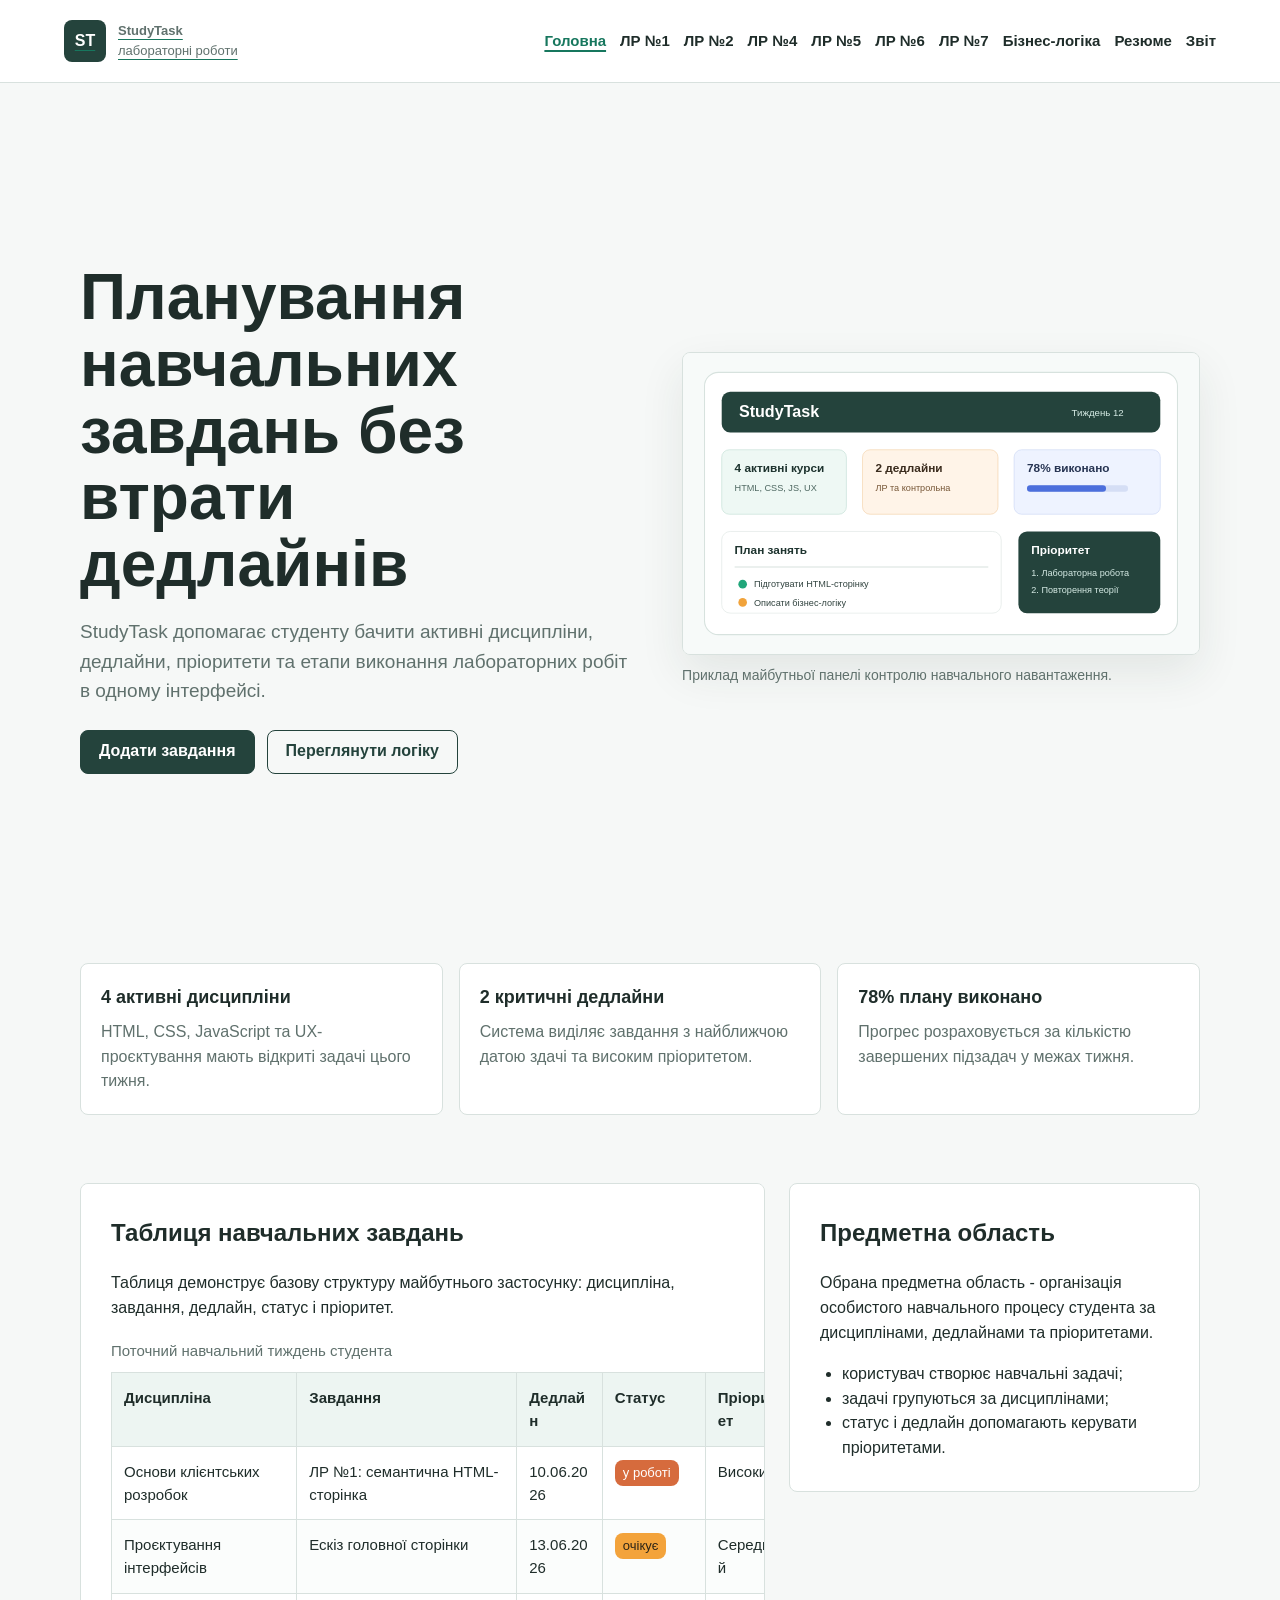
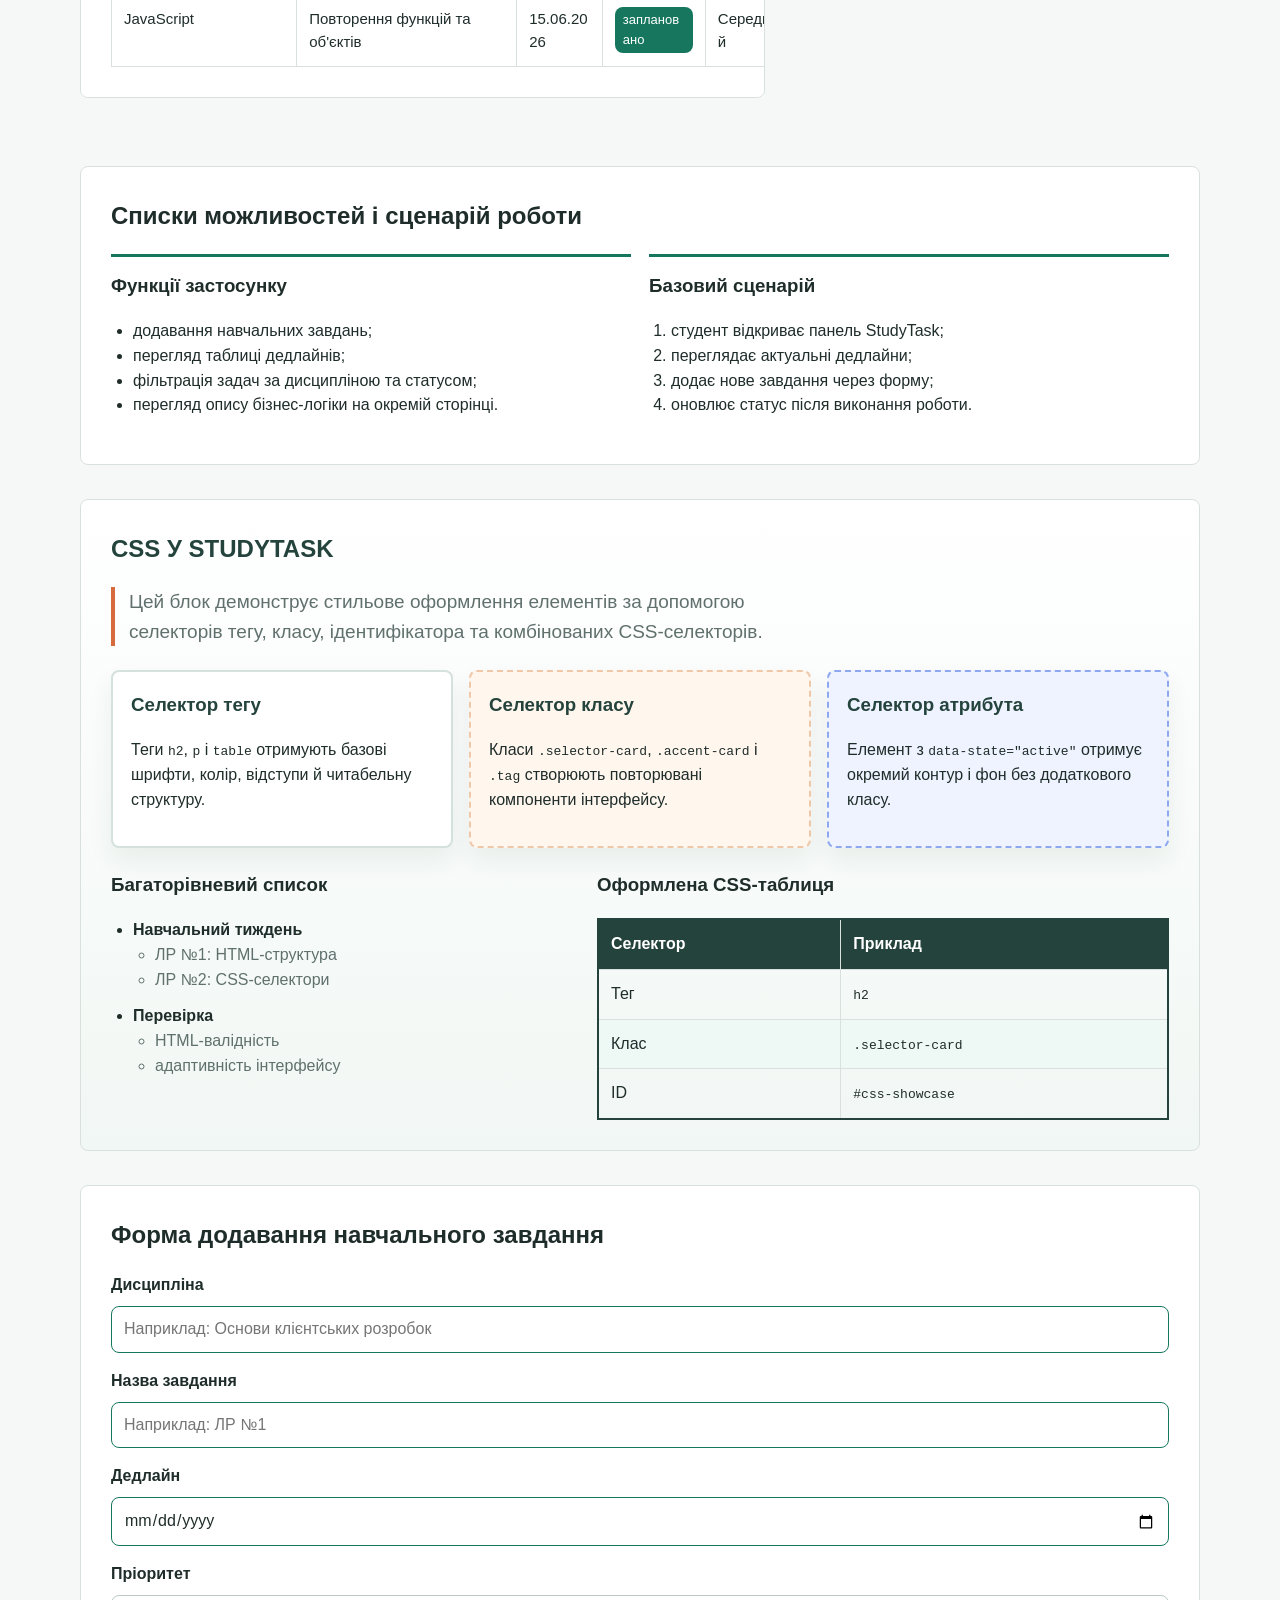
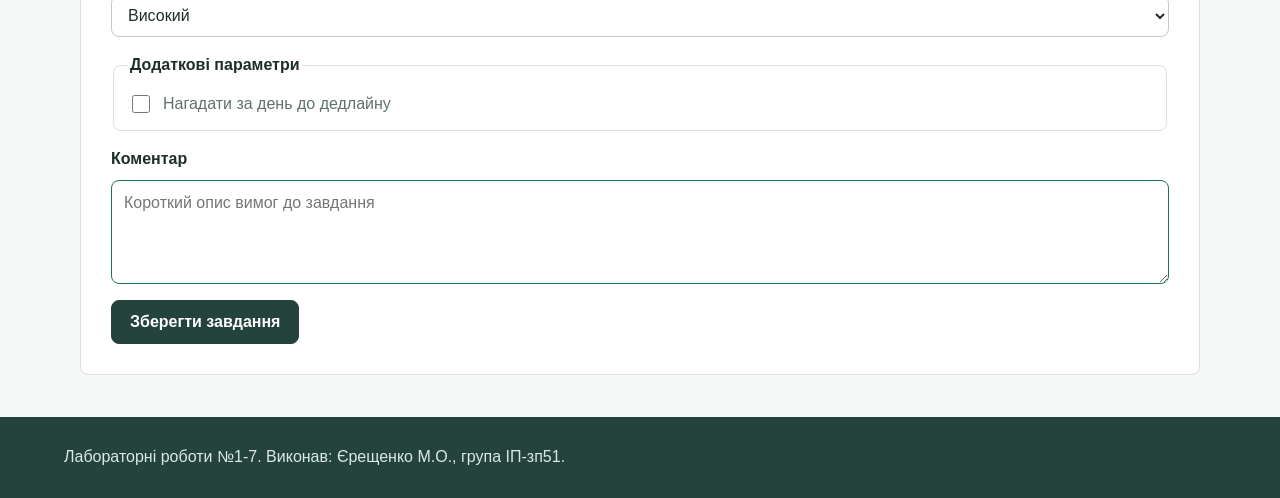
<file: index.html>
<!doctype html>
<html lang="uk">
  <head>
    <meta charset="utf-8">
    <meta name="viewport" content="width=device-width, initial-scale=1">
    <title>StudyTask - головна сторінка WEB-застосунку</title>
    <meta name="description" content="Головна сторінка WEB-застосунку StudyTask для планування навчальних завдань студента.">
    <link rel="stylesheet" href="assets/app.css">
  </head>
  <body>
    <header class="site-header">
      <a class="brand" href="index.html" aria-label="StudyTask, головна сторінка">
        <span class="brand-mark" aria-hidden="true">ST</span>
        <span>
          <strong>StudyTask</strong>
          <span>лабораторні роботи</span>
        </span>
      </a>
      <nav class="site-nav" aria-label="Основна навігація">
        <a class="is-active" href="index.html">Головна</a>
        <a href="#schedule">ЛР №1</a>
        <a href="#css-showcase">ЛР №2</a>
        <a href="lab4-js.html">ЛР №4</a>
        <a href="lab5-js.html">ЛР №5</a>
        <a href="lab6-dom.html">ЛР №6</a>
        <a href="lab7-storage.html">ЛР №7</a>
        <a href="business-logic.html">Бізнес-логіка</a>
        <a href="resume/index.html">Резюме</a>
        <a href="../IP-zp51_appRECORD-YereshchenkoMO-FIOT-2025/index.html#lab1">Звіт</a>
      </nav>
    </header>

    <main>
      <section class="hero" aria-labelledby="hero-title">
        <div>
          <h1 id="hero-title">Планування навчальних завдань без втрати дедлайнів</h1>
          <p class="lead">
            StudyTask допомагає студенту бачити активні дисципліни, дедлайни, пріоритети та етапи виконання лабораторних робіт в одному інтерфейсі.
          </p>
          <div class="actions" aria-label="Основні дії">
            <a class="button" href="#request">Додати завдання</a>
            <a class="button secondary" href="business-logic.html">Переглянути логіку</a>
          </div>
        </div>
        <figure class="hero-media">
          <img src="assets/study-dashboard.svg" alt="Ілюстрація панелі StudyTask з курсами, дедлайнами і планом занять" width="960" height="560">
          <figcaption>Приклад майбутньої панелі контролю навчального навантаження.</figcaption>
        </figure>
      </section>

      <section class="status-grid" aria-label="Короткий стан навчального тижня">
        <article class="status-card">
          <h3>4 активні дисципліни</h3>
          <p>HTML, CSS, JavaScript та UX-проєктування мають відкриті задачі цього тижня.</p>
        </article>
        <article class="status-card">
          <h3>2 критичні дедлайни</h3>
          <p>Система виділяє завдання з найближчою датою здачі та високим пріоритетом.</p>
        </article>
        <article class="status-card">
          <h3>78% плану виконано</h3>
          <p>Прогрес розраховується за кількістю завершених підзадач у межах тижня.</p>
        </article>
      </section>

      <div class="content-grid">
        <section id="schedule" class="panel" aria-labelledby="schedule-title">
          <h2 id="schedule-title">Таблиця навчальних завдань</h2>
          <p>
            Таблиця демонструє базову структуру майбутнього застосунку: дисципліна, завдання, дедлайн, статус і пріоритет.
          </p>
          <table class="schedule-table">
            <caption>Поточний навчальний тиждень студента</caption>
            <thead>
              <tr>
                <th scope="col">Дисципліна</th>
                <th scope="col">Завдання</th>
                <th scope="col">Дедлайн</th>
                <th scope="col">Статус</th>
                <th scope="col">Пріоритет</th>
              </tr>
            </thead>
            <tbody>
              <tr>
                <td>Основи клієнтських розробок</td>
                <td>ЛР №1: семантична HTML-сторінка</td>
                <td><time datetime="2026-06-10">10.06.2026</time></td>
                <td><span class="tag hot">у роботі</span></td>
                <td>Високий</td>
              </tr>
              <tr>
                <td>Проєктування інтерфейсів</td>
                <td>Ескіз головної сторінки</td>
                <td><time datetime="2026-06-13">13.06.2026</time></td>
                <td><span class="tag wait">очікує</span></td>
                <td>Середній</td>
              </tr>
              <tr>
                <td>JavaScript</td>
                <td>Повторення функцій та об'єктів</td>
                <td><time datetime="2026-06-15">15.06.2026</time></td>
                <td><span class="tag">заплановано</span></td>
                <td>Середній</td>
              </tr>
            </tbody>
          </table>
        </section>

        <aside class="panel" aria-labelledby="project-note">
          <h2 id="project-note">Предметна область</h2>
          <p>
            Обрана предметна область - організація особистого навчального процесу студента за дисциплінами, дедлайнами та пріоритетами.
          </p>
          <ul class="note-list">
            <li>користувач створює навчальні задачі;</li>
            <li>задачі групуються за дисциплінами;</li>
            <li>статус і дедлайн допомагають керувати пріоритетами.</li>
          </ul>
        </aside>
      </div>

      <section id="features" class="panel" aria-labelledby="features-title">
        <h2 id="features-title">Списки можливостей і сценарій роботи</h2>
        <div class="list-columns">
          <article>
            <h3>Функції застосунку</h3>
            <ul>
              <li>додавання навчальних завдань;</li>
              <li>перегляд таблиці дедлайнів;</li>
              <li>фільтрація задач за дисципліною та статусом;</li>
              <li>перегляд опису бізнес-логіки на окремій сторінці.</li>
            </ul>
          </article>
          <article>
            <h3>Базовий сценарій</h3>
            <ol>
              <li>студент відкриває панель StudyTask;</li>
              <li>переглядає актуальні дедлайни;</li>
              <li>додає нове завдання через форму;</li>
              <li>оновлює статус після виконання роботи.</li>
            </ol>
          </article>
        </div>
      </section>

      <section id="css-showcase" class="panel css-lab-panel" aria-labelledby="css-title">
        <h2 id="css-title">CSS у StudyTask</h2>
        <p class="lead css-lead">
          Цей блок демонструє стильове оформлення елементів за допомогою селекторів тегу, класу, ідентифікатора та комбінованих CSS-селекторів.
        </p>

        <div class="selector-board">
          <article class="selector-card">
            <h3>Селектор тегу</h3>
            <p>Теги <code>h2</code>, <code>p</code> і <code>table</code> отримують базові шрифти, колір, відступи й читабельну структуру.</p>
          </article>
          <article class="selector-card accent-card">
            <h3>Селектор класу</h3>
            <p>Класи <code>.selector-card</code>, <code>.accent-card</code> і <code>.tag</code> створюють повторювані компоненти інтерфейсу.</p>
          </article>
          <article class="selector-card" data-state="active">
            <h3>Селектор атрибута</h3>
            <p>Елемент з <code>data-state="active"</code> отримує окремий контур і фон без додаткового класу.</p>
          </article>
        </div>

        <div class="css-demo-grid">
          <article>
            <h3>Багаторівневий список</h3>
            <ul class="layered-list">
              <li>
                Навчальний тиждень
                <ul>
                  <li>ЛР №1: HTML-структура</li>
                  <li>ЛР №2: CSS-селектори</li>
                </ul>
              </li>
              <li>
                Перевірка
                <ul>
                  <li>HTML-валідність</li>
                  <li>адаптивність інтерфейсу</li>
                </ul>
              </li>
            </ul>
          </article>

          <article>
            <h3>Оформлена CSS-таблиця</h3>
            <table class="mini-table">
              <thead>
                <tr>
                  <th scope="col">Селектор</th>
                  <th scope="col">Приклад</th>
                </tr>
              </thead>
              <tbody>
                <tr>
                  <td>Тег</td>
                  <td><code>h2</code></td>
                </tr>
                <tr>
                  <td>Клас</td>
                  <td><code>.selector-card</code></td>
                </tr>
                <tr>
                  <td>ID</td>
                  <td><code>#css-showcase</code></td>
                </tr>
              </tbody>
            </table>
          </article>
        </div>
      </section>

      <section id="request" class="panel" aria-labelledby="request-title">
        <h2 id="request-title">Форма додавання навчального завдання</h2>
        <form class="task-form" action="#" method="post">
          <div class="form-row">
            <label for="course">Дисципліна</label>
            <input id="course" name="course" type="text" placeholder="Наприклад: Основи клієнтських розробок" required>
          </div>

          <div class="form-row">
            <label for="task">Назва завдання</label>
            <input id="task" name="task" type="text" placeholder="Наприклад: ЛР №1" required>
          </div>

          <div class="form-row">
            <label for="deadline">Дедлайн</label>
            <input id="deadline" name="deadline" type="date" required>
          </div>

          <div class="form-row">
            <label for="priority">Пріоритет</label>
            <select id="priority" name="priority">
              <option value="high">Високий</option>
              <option value="medium">Середній</option>
              <option value="low">Низький</option>
            </select>
          </div>

          <fieldset>
            <legend>Додаткові параметри</legend>
            <label class="checkbox" for="reminder">
              <input id="reminder" name="reminder" type="checkbox" value="yes">
              Нагадати за день до дедлайну
            </label>
          </fieldset>

          <div class="form-row">
            <label for="comment">Коментар</label>
            <textarea id="comment" name="comment" placeholder="Короткий опис вимог до завдання"></textarea>
          </div>

          <button type="submit">Зберегти завдання</button>
        </form>
      </section>
    </main>

    <footer class="site-footer">
      <p>Лабораторні роботи №1-7. Виконав: Єрещенко М.О., група ІП-зп51.</p>
    </footer>
  </body>
</html>
</file>
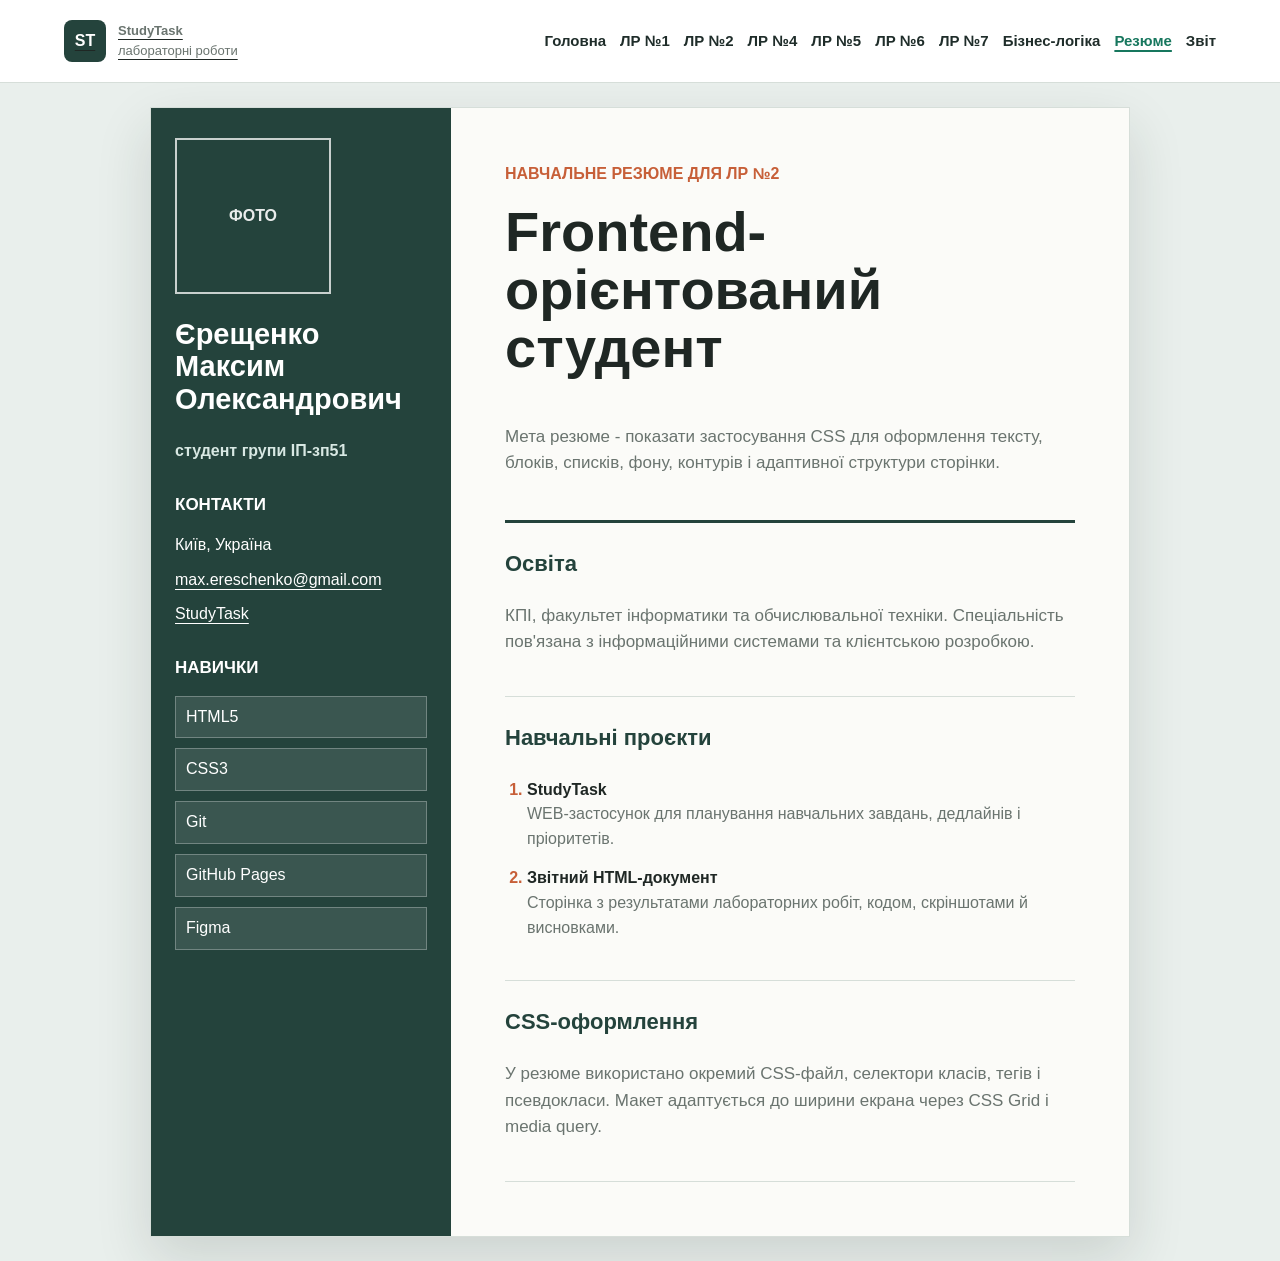
<file: resume/index.html>
<!doctype html>
<html lang="uk">
  <head>
    <meta charset="utf-8">
    <meta name="viewport" content="width=device-width, initial-scale=1">
    <title>Резюме - Єрещенко М.О.</title>
    <meta name="description" content="Навчальне HTML/CSS резюме Єрещенка М.О. для лабораторної роботи №2.">
    <link rel="stylesheet" href="../assets/app.css">
    <link rel="stylesheet" href="assets/resume.css">
  </head>
  <body>
    <header class="site-header">
      <a class="brand" href="../index.html" aria-label="StudyTask, головна сторінка">
        <span class="brand-mark" aria-hidden="true">ST</span>
        <span>
          <strong>StudyTask</strong>
          <span>лабораторні роботи</span>
        </span>
      </a>
      <nav class="site-nav" aria-label="Основна навігація">
        <a href="../index.html">Головна</a>
        <a href="../index.html#schedule">ЛР №1</a>
        <a href="../index.html#css-showcase">ЛР №2</a>
        <a href="../lab4-js.html">ЛР №4</a>
        <a href="../lab5-js.html">ЛР №5</a>
        <a href="../lab6-dom.html">ЛР №6</a>
        <a href="../lab7-storage.html">ЛР №7</a>
        <a href="../business-logic.html">Бізнес-логіка</a>
        <a class="is-active" href="index.html">Резюме</a>
        <a href="../../IP-zp51_appRECORD-YereshchenkoMO-FIOT-2025/index.html#lab2">Звіт</a>
      </nav>
    </header>

    <main class="resume-page">
      <aside class="resume-sidebar" aria-label="Коротка інформація">
        <div class="photo-box" aria-label="Місце для фото студента">Фото</div>
        <h1>Єрещенко Максим Олександрович</h1>
        <p class="role">студент групи ІП-зп51</p>

        <section aria-labelledby="contacts-title">
          <h2 id="contacts-title">Контакти</h2>
          <ul class="plain-list">
            <li>Київ, Україна</li>
            <li><a href="mailto:max.ereschenko@gmail.com">max.ereschenko@gmail.com</a></li>
            <li><a href="../index.html">StudyTask</a></li>
          </ul>
        </section>

        <section aria-labelledby="skills-title">
          <h2 id="skills-title">Навички</h2>
          <ul class="skill-list">
            <li>HTML5</li>
            <li>CSS3</li>
            <li>Git</li>
            <li>GitHub Pages</li>
            <li>Figma</li>
          </ul>
        </section>
      </aside>

      <section class="resume-content" aria-label="Основний зміст резюме">
        <header class="resume-header">
          <p class="eyebrow">Навчальне резюме для ЛР №2</p>
          <h2>Frontend-орієнтований студент</h2>
          <p>
            Мета резюме - показати застосування CSS для оформлення тексту, блоків, списків, фону, контурів і адаптивної структури сторінки.
          </p>
        </header>

        <article class="resume-section">
          <h3>Освіта</h3>
          <p>
            КПІ, факультет інформатики та обчислювальної техніки. Спеціальність пов'язана з інформаційними системами та клієнтською розробкою.
          </p>
        </article>

        <article class="resume-section">
          <h3>Навчальні проєкти</h3>
          <ol class="project-list">
            <li>
              <strong>StudyTask</strong>
              <span>WEB-застосунок для планування навчальних завдань, дедлайнів і пріоритетів.</span>
            </li>
            <li>
              <strong>Звітний HTML-документ</strong>
              <span>Сторінка з результатами лабораторних робіт, кодом, скріншотами й висновками.</span>
            </li>
          </ol>
        </article>

        <article class="resume-section">
          <h3>CSS-оформлення</h3>
          <p>
            У резюме використано окремий CSS-файл, селектори класів, тегів і псевдокласи. Макет адаптується до ширини екрана через CSS Grid і media query.
          </p>
        </article>
      </section>
    </main>
  </body>
</html>
</file>
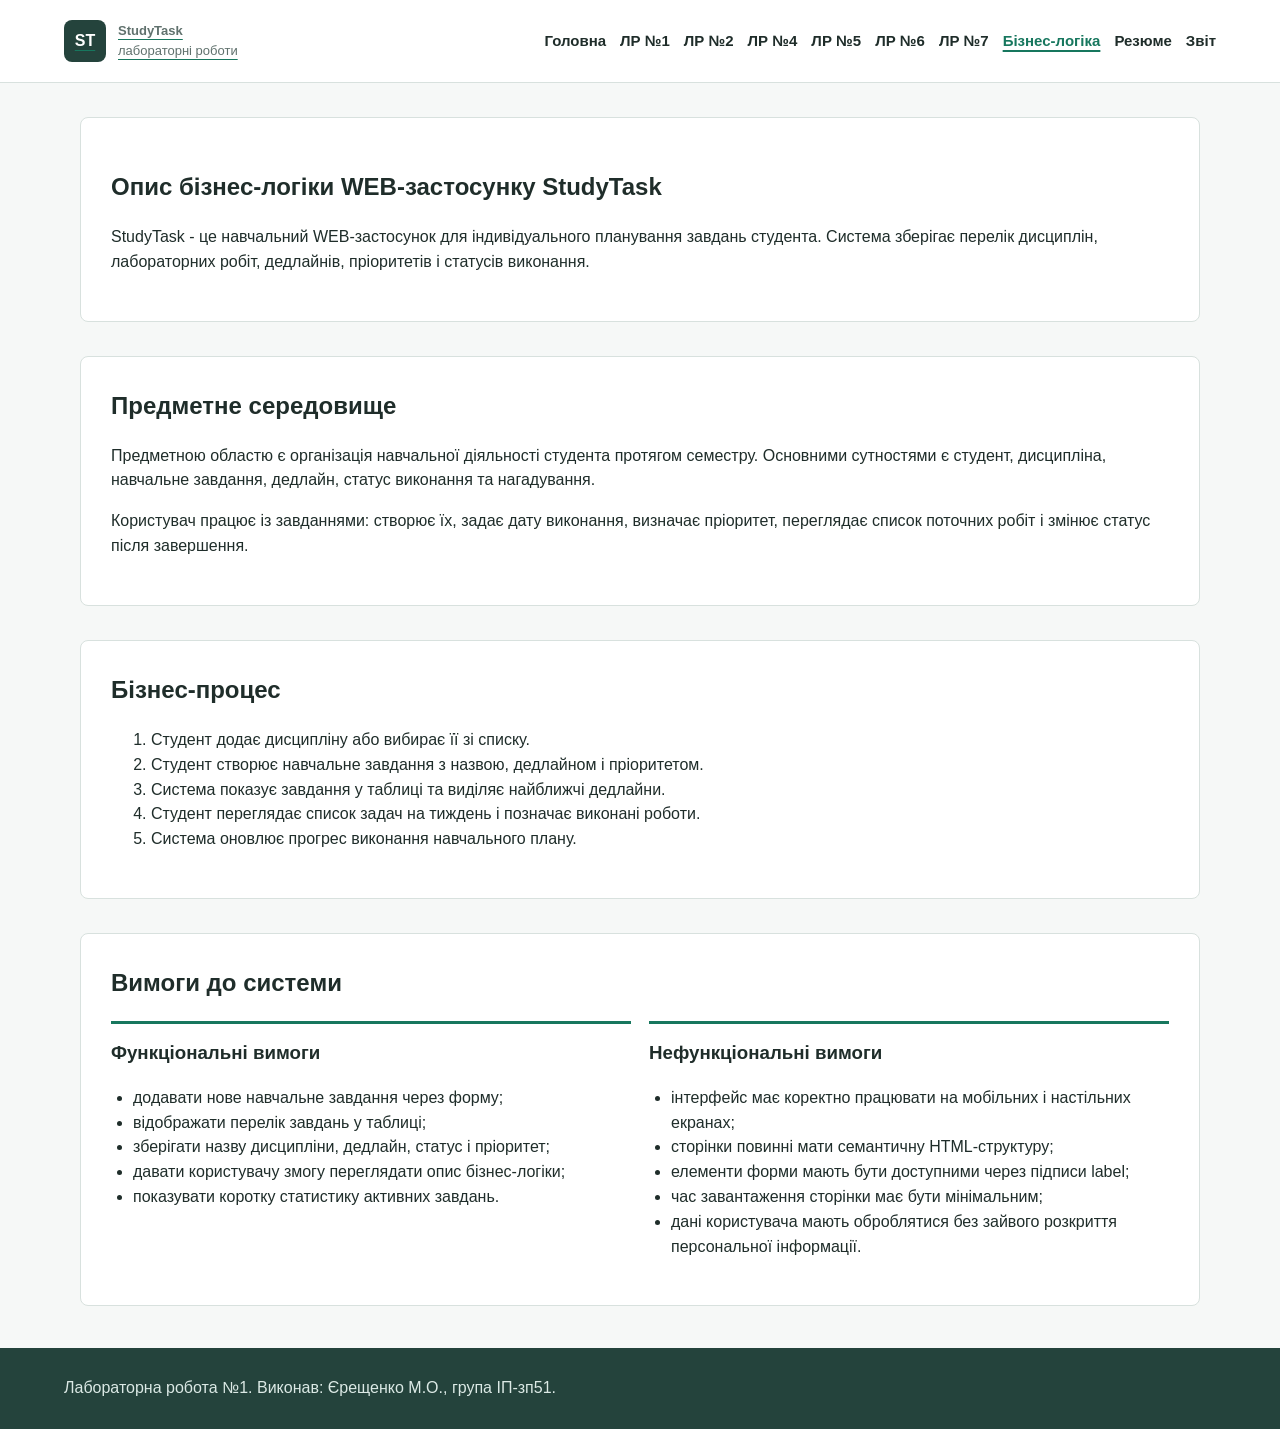
<file: business-logic.html>
<!doctype html>
<html lang="uk">
  <head>
    <meta charset="utf-8">
    <meta name="viewport" content="width=device-width, initial-scale=1">
    <title>StudyTask - бізнес-логіка</title>
    <meta name="description" content="Опис предметної області, бізнес-логіки та вимог WEB-застосунку StudyTask.">
    <link rel="stylesheet" href="assets/app.css">
  </head>
  <body>
    <header class="site-header">
      <a class="brand" href="index.html" aria-label="StudyTask, головна сторінка">
        <span class="brand-mark" aria-hidden="true">ST</span>
        <span>
          <strong>StudyTask</strong>
          <span>лабораторні роботи</span>
        </span>
      </a>
      <nav class="site-nav" aria-label="Основна навігація">
        <a href="index.html">Головна</a>
        <a href="index.html#schedule">ЛР №1</a>
        <a href="index.html#css-showcase">ЛР №2</a>
        <a href="lab4-js.html">ЛР №4</a>
        <a href="lab5-js.html">ЛР №5</a>
        <a href="lab6-dom.html">ЛР №6</a>
        <a href="lab7-storage.html">ЛР №7</a>
        <a class="is-active" href="business-logic.html">Бізнес-логіка</a>
        <a href="resume/index.html">Резюме</a>
        <a href="../IP-zp51_appRECORD-YereshchenkoMO-FIOT-2025/index.html#lab1">Звіт</a>
      </nav>
    </header>

    <main>
      <section class="panel" aria-labelledby="logic-title">
        <h1 id="logic-title">Опис бізнес-логіки WEB-застосунку StudyTask</h1>
        <p>
          StudyTask - це навчальний WEB-застосунок для індивідуального планування завдань студента. Система зберігає перелік дисциплін, лабораторних робіт, дедлайнів, пріоритетів і статусів виконання.
        </p>
      </section>

      <section class="panel" aria-labelledby="domain-title">
        <h2 id="domain-title">Предметне середовище</h2>
        <p>
          Предметною областю є організація навчальної діяльності студента протягом семестру. Основними сутностями є студент, дисципліна, навчальне завдання, дедлайн, статус виконання та нагадування.
        </p>
        <p>
          Користувач працює із завданнями: створює їх, задає дату виконання, визначає пріоритет, переглядає список поточних робіт і змінює статус після завершення.
        </p>
      </section>

      <section class="panel" aria-labelledby="process-title">
        <h2 id="process-title">Бізнес-процес</h2>
        <ol>
          <li>Студент додає дисципліну або вибирає її зі списку.</li>
          <li>Студент створює навчальне завдання з назвою, дедлайном і пріоритетом.</li>
          <li>Система показує завдання у таблиці та виділяє найближчі дедлайни.</li>
          <li>Студент переглядає список задач на тиждень і позначає виконані роботи.</li>
          <li>Система оновлює прогрес виконання навчального плану.</li>
        </ol>
      </section>

      <section class="panel" aria-labelledby="requirements-title">
        <h2 id="requirements-title">Вимоги до системи</h2>
        <div class="list-columns">
          <article>
            <h3>Функціональні вимоги</h3>
            <ul>
              <li>додавати нове навчальне завдання через форму;</li>
              <li>відображати перелік завдань у таблиці;</li>
              <li>зберігати назву дисципліни, дедлайн, статус і пріоритет;</li>
              <li>давати користувачу змогу переглядати опис бізнес-логіки;</li>
              <li>показувати коротку статистику активних завдань.</li>
            </ul>
          </article>
          <article>
            <h3>Нефункціональні вимоги</h3>
            <ul>
              <li>інтерфейс має коректно працювати на мобільних і настільних екранах;</li>
              <li>сторінки повинні мати семантичну HTML-структуру;</li>
              <li>елементи форми мають бути доступними через підписи label;</li>
              <li>час завантаження сторінки має бути мінімальним;</li>
              <li>дані користувача мають оброблятися без зайвого розкриття персональної інформації.</li>
            </ul>
          </article>
        </div>
      </section>
    </main>

    <footer class="site-footer">
      <p>Лабораторна робота №1. Виконав: Єрещенко М.О., група ІП-зп51.</p>
    </footer>
  </body>
</html>
</file>
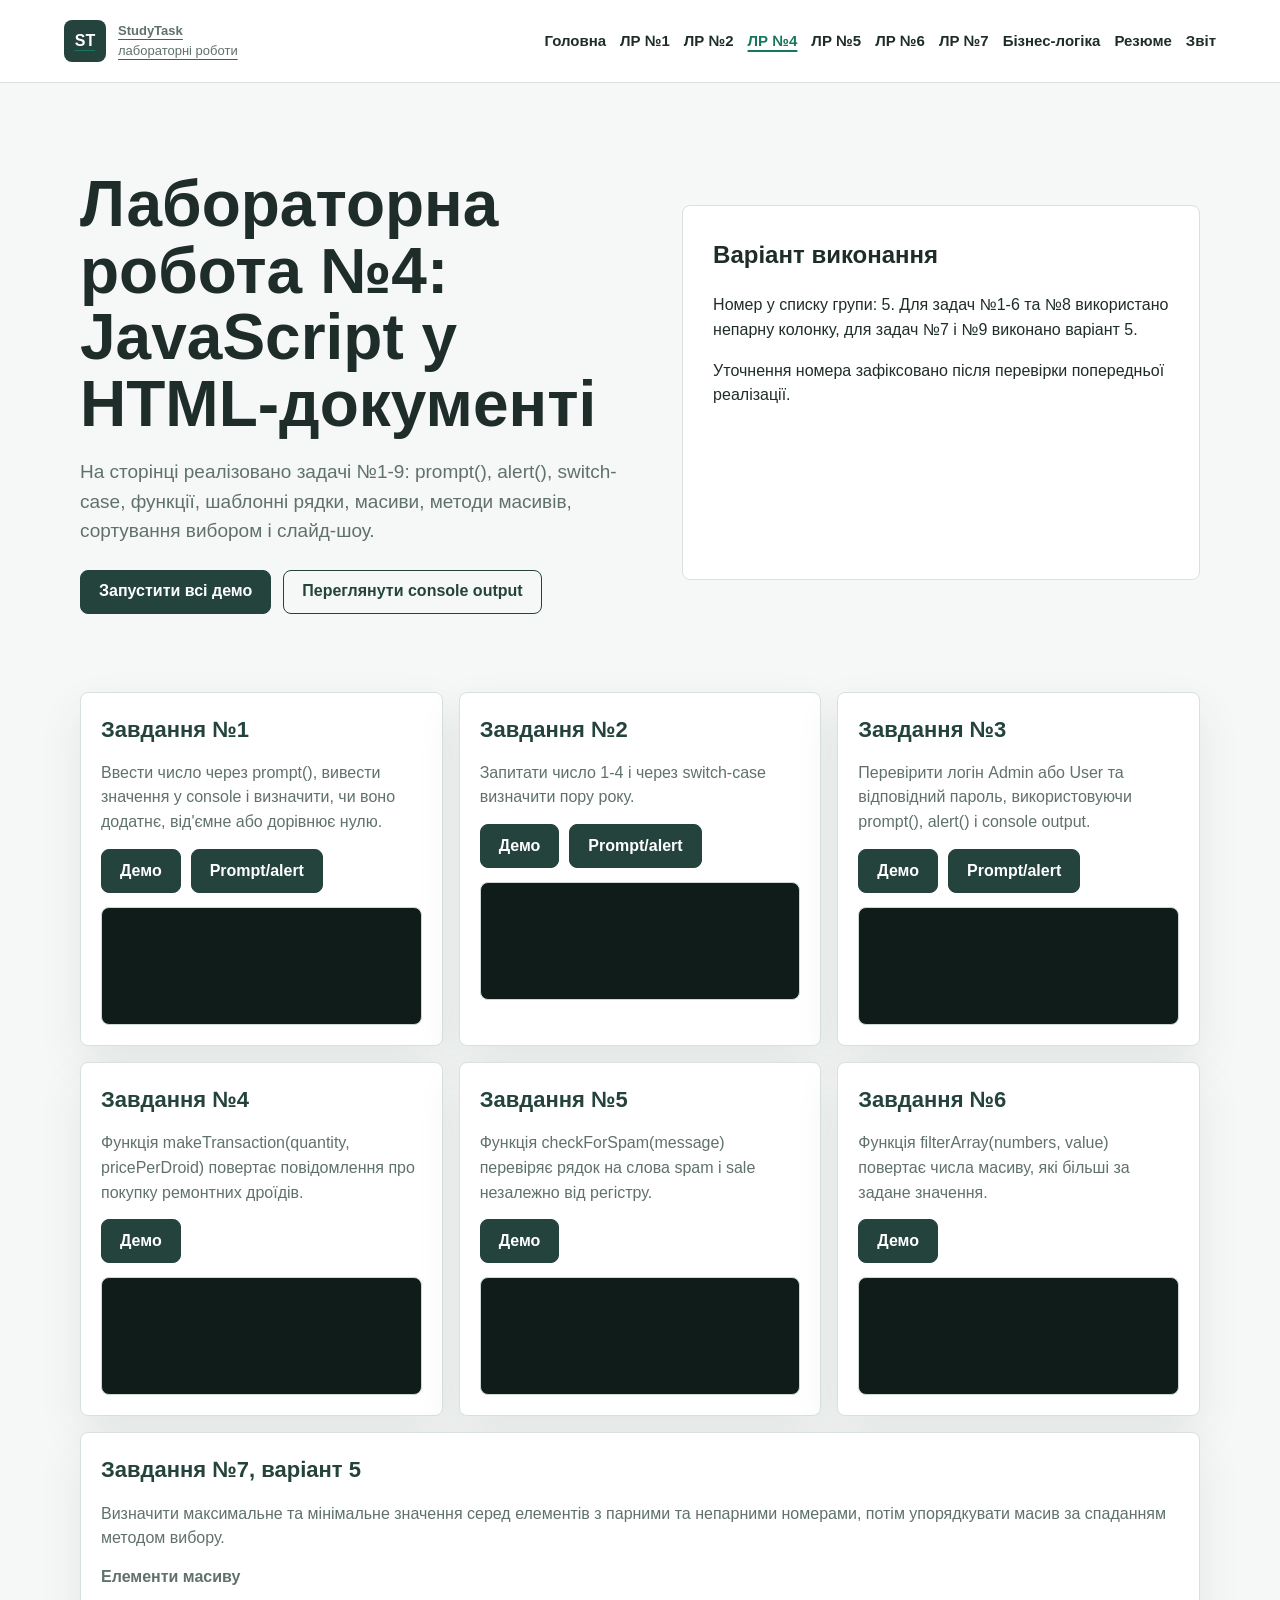
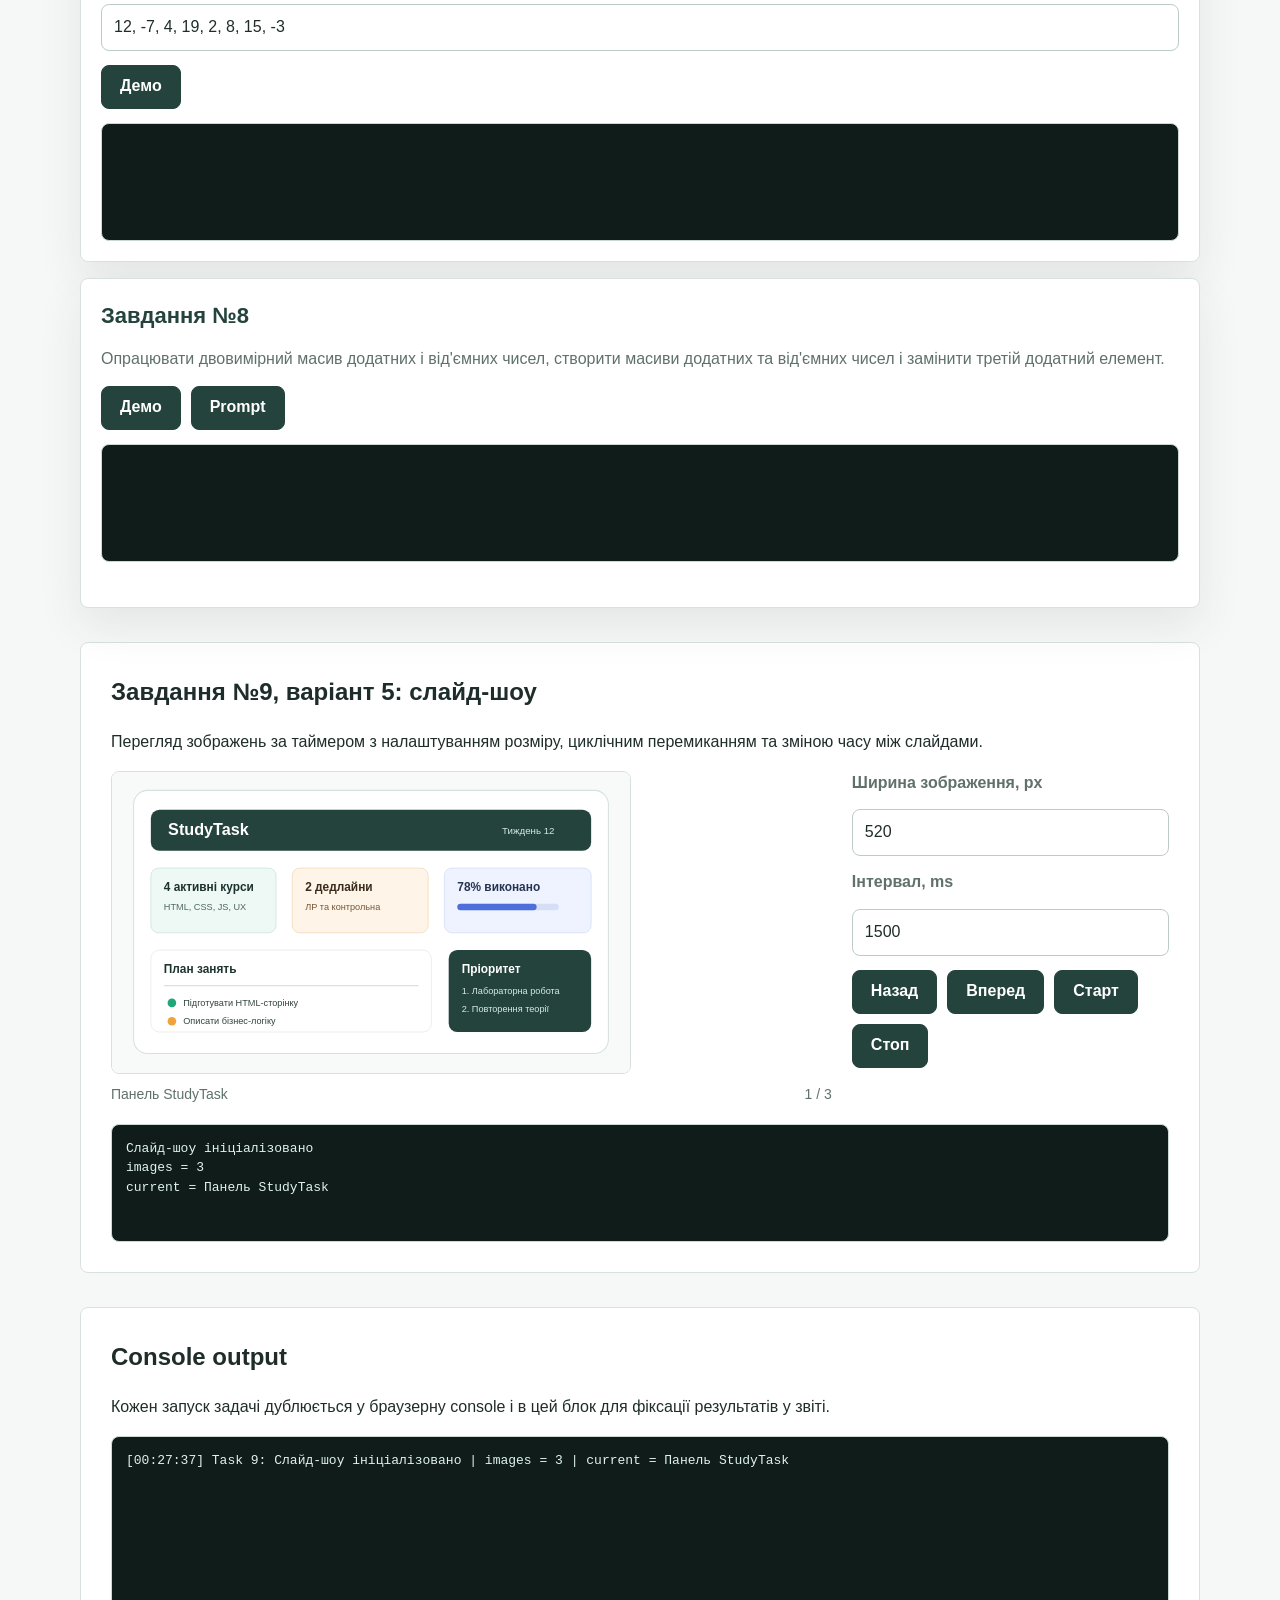
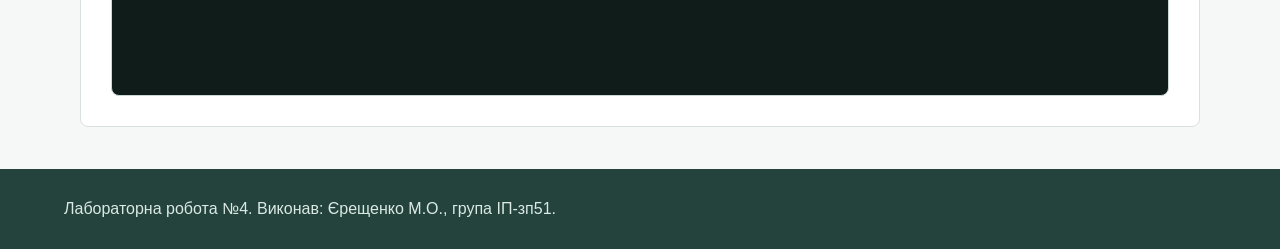
<file: lab4-js.html>
<!doctype html>
<html lang="uk">
  <head>
    <meta charset="utf-8">
    <meta name="viewport" content="width=device-width, initial-scale=1">
    <title>StudyTask - ЛР №4 JavaScript</title>
    <meta name="description" content="Лабораторна робота №4: основи JavaScript, масиви, функції та задачі у HTML-документі.">
    <link rel="stylesheet" href="assets/app.css">
    <script src="assets/lab4.js" defer></script>
  </head>
  <body>
    <header class="site-header">
      <a class="brand" href="index.html" aria-label="StudyTask, головна сторінка">
        <span class="brand-mark" aria-hidden="true">ST</span>
        <span>
          <strong>StudyTask</strong>
          <span>лабораторні роботи</span>
        </span>
      </a>
      <nav class="site-nav" aria-label="Основна навігація">
        <a href="index.html">Головна</a>
        <a href="index.html#schedule">ЛР №1</a>
        <a href="index.html#css-showcase">ЛР №2</a>
        <a class="is-active" href="lab4-js.html">ЛР №4</a>
        <a href="lab5-js.html">ЛР №5</a>
        <a href="lab6-dom.html">ЛР №6</a>
        <a href="lab7-storage.html">ЛР №7</a>
        <a href="business-logic.html">Бізнес-логіка</a>
        <a href="resume/index.html">Резюме</a>
        <a href="../IP-zp51_appRECORD-YereshchenkoMO-FIOT-2025/index.html#lab4">Звіт</a>
      </nav>
    </header>

    <main>
      <section class="hero lab4-hero" aria-labelledby="lab4-title">
        <div>
          <h1 id="lab4-title">Лабораторна робота №4: JavaScript у HTML-документі</h1>
          <p class="lead">
            На сторінці реалізовано задачі №1-9: prompt(), alert(), switch-case, функції, шаблонні рядки, масиви, методи масивів, сортування вибором і слайд-шоу.
          </p>
          <div class="actions">
            <button type="button" id="run-all-lab4">Запустити всі демо</button>
            <a class="button secondary" href="#lab4-console">Переглянути console output</a>
          </div>
        </div>
        <aside class="panel lab4-assumption" aria-labelledby="variant-title">
          <h2 id="variant-title">Варіант виконання</h2>
          <p>
            Номер у списку групи: 5. Для задач №1-6 та №8 використано непарну колонку, для задач №7 і №9 виконано варіант 5.
          </p>
          <p>
            Уточнення номера зафіксовано після перевірки попередньої реалізації.
          </p>
        </aside>
      </section>

      <section class="panel task-grid" aria-label="Задачі лабораторної роботи №4">
        <article class="task-card" id="task-1-card">
          <h2>Завдання №1</h2>
          <p>Ввести число через prompt(), вивести значення у console і визначити, чи воно додатнє, від'ємне або дорівнює нулю.</p>
          <div class="task-actions">
            <button type="button" data-run-task="1">Демо</button>
            <button type="button" data-prompt-task="1">Prompt/alert</button>
          </div>
          <pre id="task-1-output" class="result-box" aria-live="polite"></pre>
        </article>

        <article class="task-card" id="task-2-card">
          <h2>Завдання №2</h2>
          <p>Запитати число 1-4 і через switch-case визначити пору року.</p>
          <div class="task-actions">
            <button type="button" data-run-task="2">Демо</button>
            <button type="button" data-prompt-task="2">Prompt/alert</button>
          </div>
          <pre id="task-2-output" class="result-box" aria-live="polite"></pre>
        </article>

        <article class="task-card" id="task-3-card">
          <h2>Завдання №3</h2>
          <p>Перевірити логін Admin або User та відповідний пароль, використовуючи prompt(), alert() і console output.</p>
          <div class="task-actions">
            <button type="button" data-run-task="3">Демо</button>
            <button type="button" data-prompt-task="3">Prompt/alert</button>
          </div>
          <pre id="task-3-output" class="result-box" aria-live="polite"></pre>
        </article>

        <article class="task-card" id="task-4-card">
          <h2>Завдання №4</h2>
          <p>Функція makeTransaction(quantity, pricePerDroid) повертає повідомлення про покупку ремонтних дроїдів.</p>
          <button type="button" data-run-task="4">Демо</button>
          <pre id="task-4-output" class="result-box" aria-live="polite"></pre>
        </article>

        <article class="task-card" id="task-5-card">
          <h2>Завдання №5</h2>
          <p>Функція checkForSpam(message) перевіряє рядок на слова spam і sale незалежно від регістру.</p>
          <button type="button" data-run-task="5">Демо</button>
          <pre id="task-5-output" class="result-box" aria-live="polite"></pre>
        </article>

        <article class="task-card" id="task-6-card">
          <h2>Завдання №6</h2>
          <p>Функція filterArray(numbers, value) повертає числа масиву, які більші за задане значення.</p>
          <button type="button" data-run-task="6">Демо</button>
          <pre id="task-6-output" class="result-box" aria-live="polite"></pre>
        </article>

        <article class="task-card wide-task" id="task-7-card">
          <h2>Завдання №7, варіант 5</h2>
          <p>Визначити максимальне та мінімальне значення серед елементів з парними та непарними номерами, потім упорядкувати масив за спаданням методом вибору.</p>
          <div class="form-row compact-row">
            <label for="task-7-numbers">Елементи масиву</label>
            <input id="task-7-numbers" type="text" value="12, -7, 4, 19, 2, 8, 15, -3">
          </div>
          <button type="button" data-run-task="7">Демо</button>
          <pre id="task-7-output" class="result-box" aria-live="polite"></pre>
        </article>

        <article class="task-card wide-task" id="task-8-card">
          <h2>Завдання №8</h2>
          <p>Опрацювати двовимірний масив додатних і від'ємних чисел, створити масиви додатних та від'ємних чисел і замінити третій додатний елемент.</p>
          <div class="task-actions">
            <button type="button" data-run-task="8">Демо</button>
            <button type="button" data-prompt-task="8">Prompt</button>
          </div>
          <pre id="task-8-output" class="result-box" aria-live="polite"></pre>
        </article>
      </section>

      <section class="panel slideshow-lab" id="task-9-card" aria-labelledby="task-9-title">
        <h2 id="task-9-title">Завдання №9, варіант 5: слайд-шоу</h2>
        <p>Перегляд зображень за таймером з налаштуванням розміру, циклічним перемиканням та зміною часу між слайдами.</p>
        <div class="slideshow-layout">
          <figure class="slideshow-frame">
            <img id="slideshow-image" src="assets/study-dashboard.svg" alt="StudyTask dashboard illustration">
            <figcaption>
              <span id="slideshow-caption">Панель StudyTask</span>
              <span id="slideshow-counter">1 / 3</span>
            </figcaption>
          </figure>
          <div class="slideshow-controls" aria-label="Керування слайд-шоу">
            <div class="form-row compact-row">
              <label for="slideshow-size">Ширина зображення, px</label>
              <input id="slideshow-size" type="number" min="260" max="760" step="20" value="520">
            </div>
            <div class="form-row compact-row">
              <label for="slideshow-interval">Інтервал, ms</label>
              <input id="slideshow-interval" type="number" min="500" max="5000" step="100" value="1500">
            </div>
            <div class="task-actions">
              <button type="button" data-slide-direction="-1">Назад</button>
              <button type="button" data-slide-direction="1">Вперед</button>
              <button type="button" id="slideshow-start">Старт</button>
              <button type="button" id="slideshow-stop">Стоп</button>
            </div>
          </div>
        </div>
        <pre id="task-9-output" class="result-box" aria-live="polite"></pre>
      </section>

      <section class="panel" aria-labelledby="console-title">
        <h2 id="console-title">Console output</h2>
        <p>Кожен запуск задачі дублюється у браузерну console і в цей блок для фіксації результатів у звіті.</p>
        <pre id="lab4-console" class="console-box" aria-live="polite"></pre>
      </section>
    </main>

    <footer class="site-footer">
      <p>Лабораторна робота №4. Виконав: Єрещенко М.О., група ІП-зп51.</p>
    </footer>
  </body>
</html>
</file>
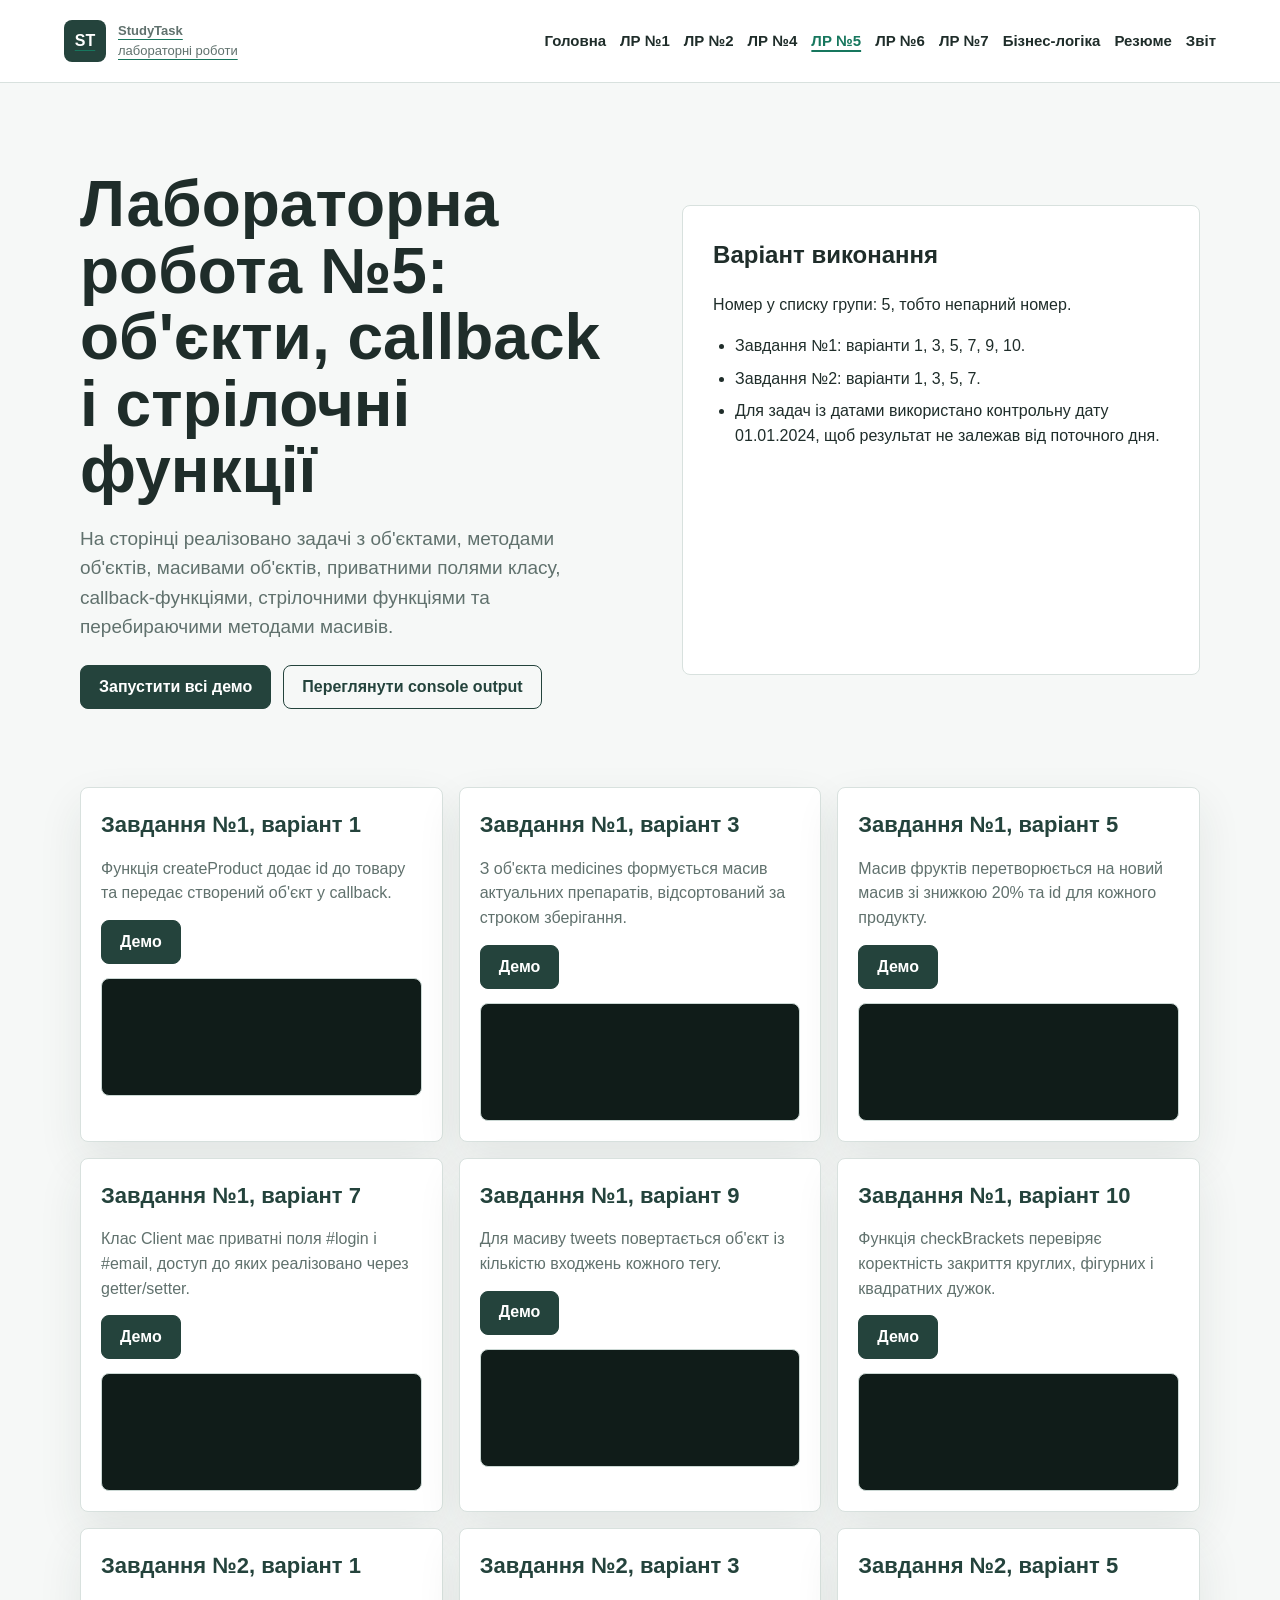
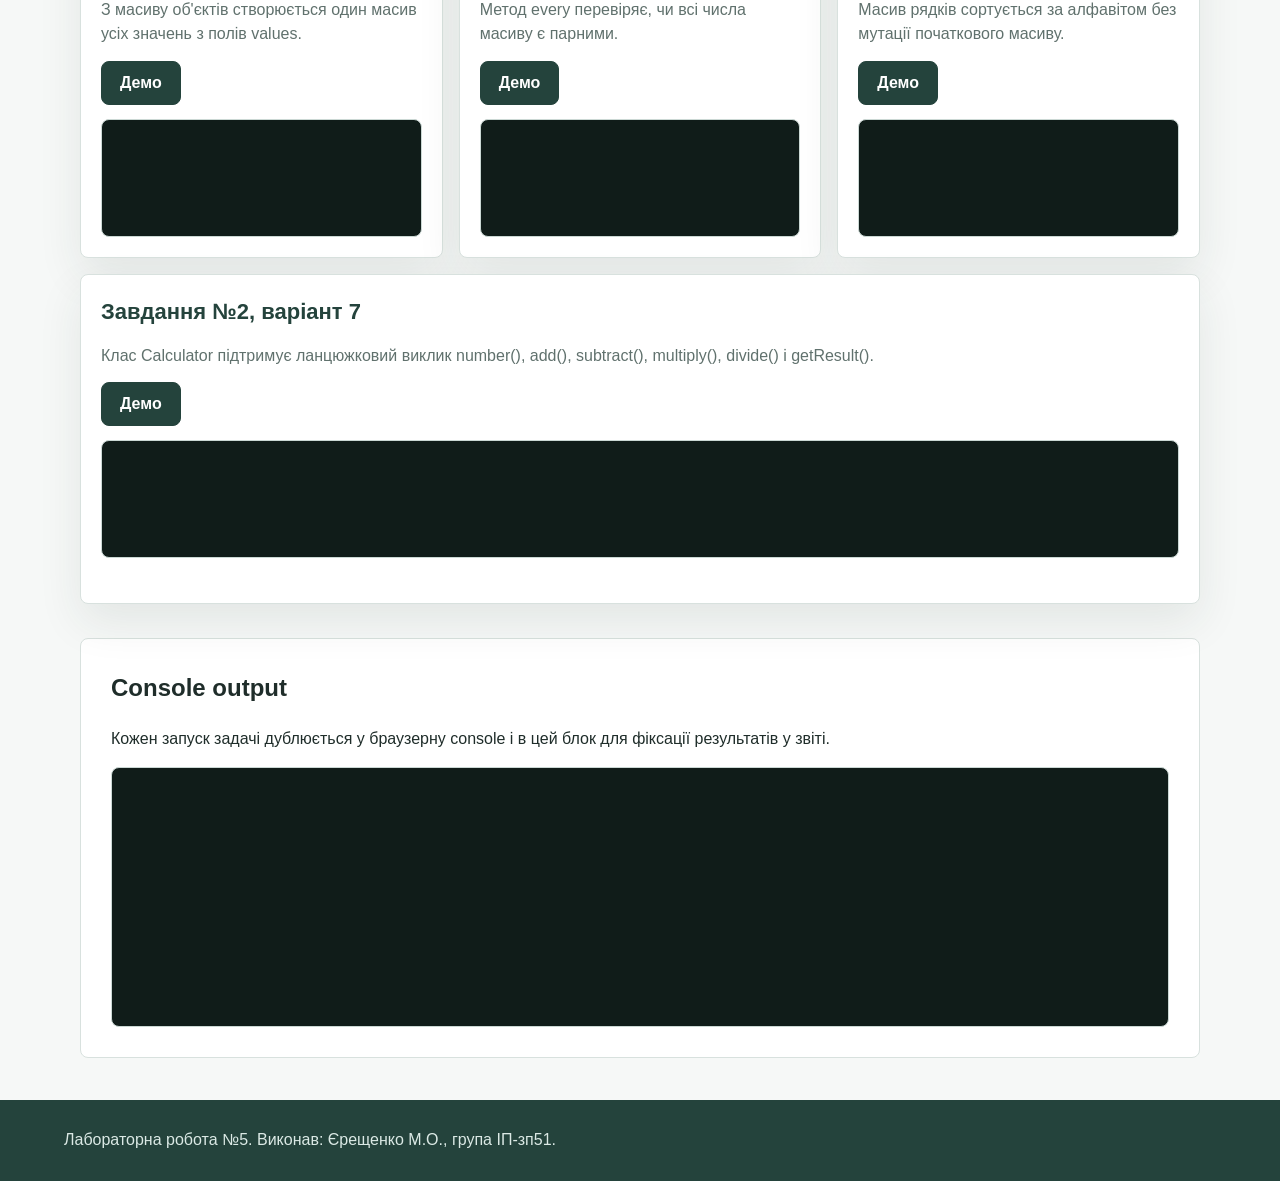
<file: lab5-js.html>
<!doctype html>
<html lang="uk">
  <head>
    <meta charset="utf-8">
    <meta name="viewport" content="width=device-width, initial-scale=1">
    <title>StudyTask - ЛР №5 JavaScript</title>
    <meta name="description" content="Лабораторна робота №5: об'єкти, методи об'єкта, масив об'єктів, callback, стрілочні функції та перебираючі методи масивів.">
    <link rel="stylesheet" href="assets/app.css">
    <script src="assets/lab5.js" defer></script>
  </head>
  <body>
    <header class="site-header">
      <a class="brand" href="index.html" aria-label="StudyTask, головна сторінка">
        <span class="brand-mark" aria-hidden="true">ST</span>
        <span>
          <strong>StudyTask</strong>
          <span>лабораторні роботи</span>
        </span>
      </a>
      <nav class="site-nav" aria-label="Основна навігація">
        <a href="index.html">Головна</a>
        <a href="index.html#schedule">ЛР №1</a>
        <a href="index.html#css-showcase">ЛР №2</a>
        <a href="lab4-js.html">ЛР №4</a>
        <a class="is-active" href="lab5-js.html">ЛР №5</a>
        <a href="lab6-dom.html">ЛР №6</a>
        <a href="lab7-storage.html">ЛР №7</a>
        <a href="business-logic.html">Бізнес-логіка</a>
        <a href="resume/index.html">Резюме</a>
        <a href="../IP-zp51_appRECORD-YereshchenkoMO-FIOT-2025/index.html#lab5">Звіт</a>
      </nav>
    </header>

    <main>
      <section class="hero lab5-hero" aria-labelledby="lab5-title">
        <div>
          <h1 id="lab5-title">Лабораторна робота №5: об'єкти, callback і стрілочні функції</h1>
          <p class="lead">
            На сторінці реалізовано задачі з об'єктами, методами об'єктів, масивами об'єктів, приватними полями класу, callback-функціями, стрілочними функціями та перебираючими методами масивів.
          </p>
          <div class="actions">
            <button type="button" id="run-all-lab5">Запустити всі демо</button>
            <a class="button secondary" href="#lab5-console">Переглянути console output</a>
          </div>
        </div>
        <aside class="panel lab5-assumption" aria-labelledby="lab5-variant-title">
          <h2 id="lab5-variant-title">Варіант виконання</h2>
          <p>
            Номер у списку групи: 5, тобто непарний номер.
          </p>
          <ul class="lab5-note-list">
            <li>Завдання №1: варіанти 1, 3, 5, 7, 9, 10.</li>
            <li>Завдання №2: варіанти 1, 3, 5, 7.</li>
            <li>Для задач із датами використано контрольну дату 01.01.2024, щоб результат не залежав від поточного дня.</li>
          </ul>
        </aside>
      </section>

      <section class="panel task-grid" aria-label="Завдання лабораторної роботи №5">
        <article class="task-card" id="task-1-1-card">
          <h2>Завдання №1, варіант 1</h2>
          <p>Функція createProduct додає id до товару та передає створений об'єкт у callback.</p>
          <button type="button" data-run-lab5="1-1">Демо</button>
          <pre id="task-1-1-output" class="result-box" aria-live="polite"></pre>
        </article>

        <article class="task-card" id="task-1-3-card">
          <h2>Завдання №1, варіант 3</h2>
          <p>З об'єкта medicines формується масив актуальних препаратів, відсортований за строком зберігання.</p>
          <button type="button" data-run-lab5="1-3">Демо</button>
          <pre id="task-1-3-output" class="result-box" aria-live="polite"></pre>
        </article>

        <article class="task-card" id="task-1-5-card">
          <h2>Завдання №1, варіант 5</h2>
          <p>Масив фруктів перетворюється на новий масив зі знижкою 20% та id для кожного продукту.</p>
          <button type="button" data-run-lab5="1-5">Демо</button>
          <pre id="task-1-5-output" class="result-box" aria-live="polite"></pre>
        </article>

        <article class="task-card" id="task-1-7-card">
          <h2>Завдання №1, варіант 7</h2>
          <p>Клас Client має приватні поля #login і #email, доступ до яких реалізовано через getter/setter.</p>
          <button type="button" data-run-lab5="1-7">Демо</button>
          <pre id="task-1-7-output" class="result-box" aria-live="polite"></pre>
        </article>

        <article class="task-card" id="task-1-9-card">
          <h2>Завдання №1, варіант 9</h2>
          <p>Для масиву tweets повертається об'єкт із кількістю входжень кожного тегу.</p>
          <button type="button" data-run-lab5="1-9">Демо</button>
          <pre id="task-1-9-output" class="result-box" aria-live="polite"></pre>
        </article>

        <article class="task-card" id="task-1-10-card">
          <h2>Завдання №1, варіант 10</h2>
          <p>Функція checkBrackets перевіряє коректність закриття круглих, фігурних і квадратних дужок.</p>
          <button type="button" data-run-lab5="1-10">Демо</button>
          <pre id="task-1-10-output" class="result-box" aria-live="polite"></pre>
        </article>

        <article class="task-card" id="task-2-1-card">
          <h2>Завдання №2, варіант 1</h2>
          <p>З масиву об'єктів створюється один масив усіх значень з полів values.</p>
          <button type="button" data-run-lab5="2-1">Демо</button>
          <pre id="task-2-1-output" class="result-box" aria-live="polite"></pre>
        </article>

        <article class="task-card" id="task-2-3-card">
          <h2>Завдання №2, варіант 3</h2>
          <p>Метод every перевіряє, чи всі числа масиву є парними.</p>
          <button type="button" data-run-lab5="2-3">Демо</button>
          <pre id="task-2-3-output" class="result-box" aria-live="polite"></pre>
        </article>

        <article class="task-card" id="task-2-5-card">
          <h2>Завдання №2, варіант 5</h2>
          <p>Масив рядків сортується за алфавітом без мутації початкового масиву.</p>
          <button type="button" data-run-lab5="2-5">Демо</button>
          <pre id="task-2-5-output" class="result-box" aria-live="polite"></pre>
        </article>

        <article class="task-card wide-task" id="task-2-7-card">
          <h2>Завдання №2, варіант 7</h2>
          <p>Клас Calculator підтримує ланцюжковий виклик number(), add(), subtract(), multiply(), divide() і getResult().</p>
          <button type="button" data-run-lab5="2-7">Демо</button>
          <pre id="task-2-7-output" class="result-box" aria-live="polite"></pre>
        </article>
      </section>

      <section class="panel" aria-labelledby="lab5-console-title">
        <h2 id="lab5-console-title">Console output</h2>
        <p>Кожен запуск задачі дублюється у браузерну console і в цей блок для фіксації результатів у звіті.</p>
        <pre id="lab5-console" class="console-box" aria-live="polite"></pre>
      </section>
    </main>

    <footer class="site-footer">
      <p>Лабораторна робота №5. Виконав: Єрещенко М.О., група ІП-зп51.</p>
    </footer>
  </body>
</html>
</file>
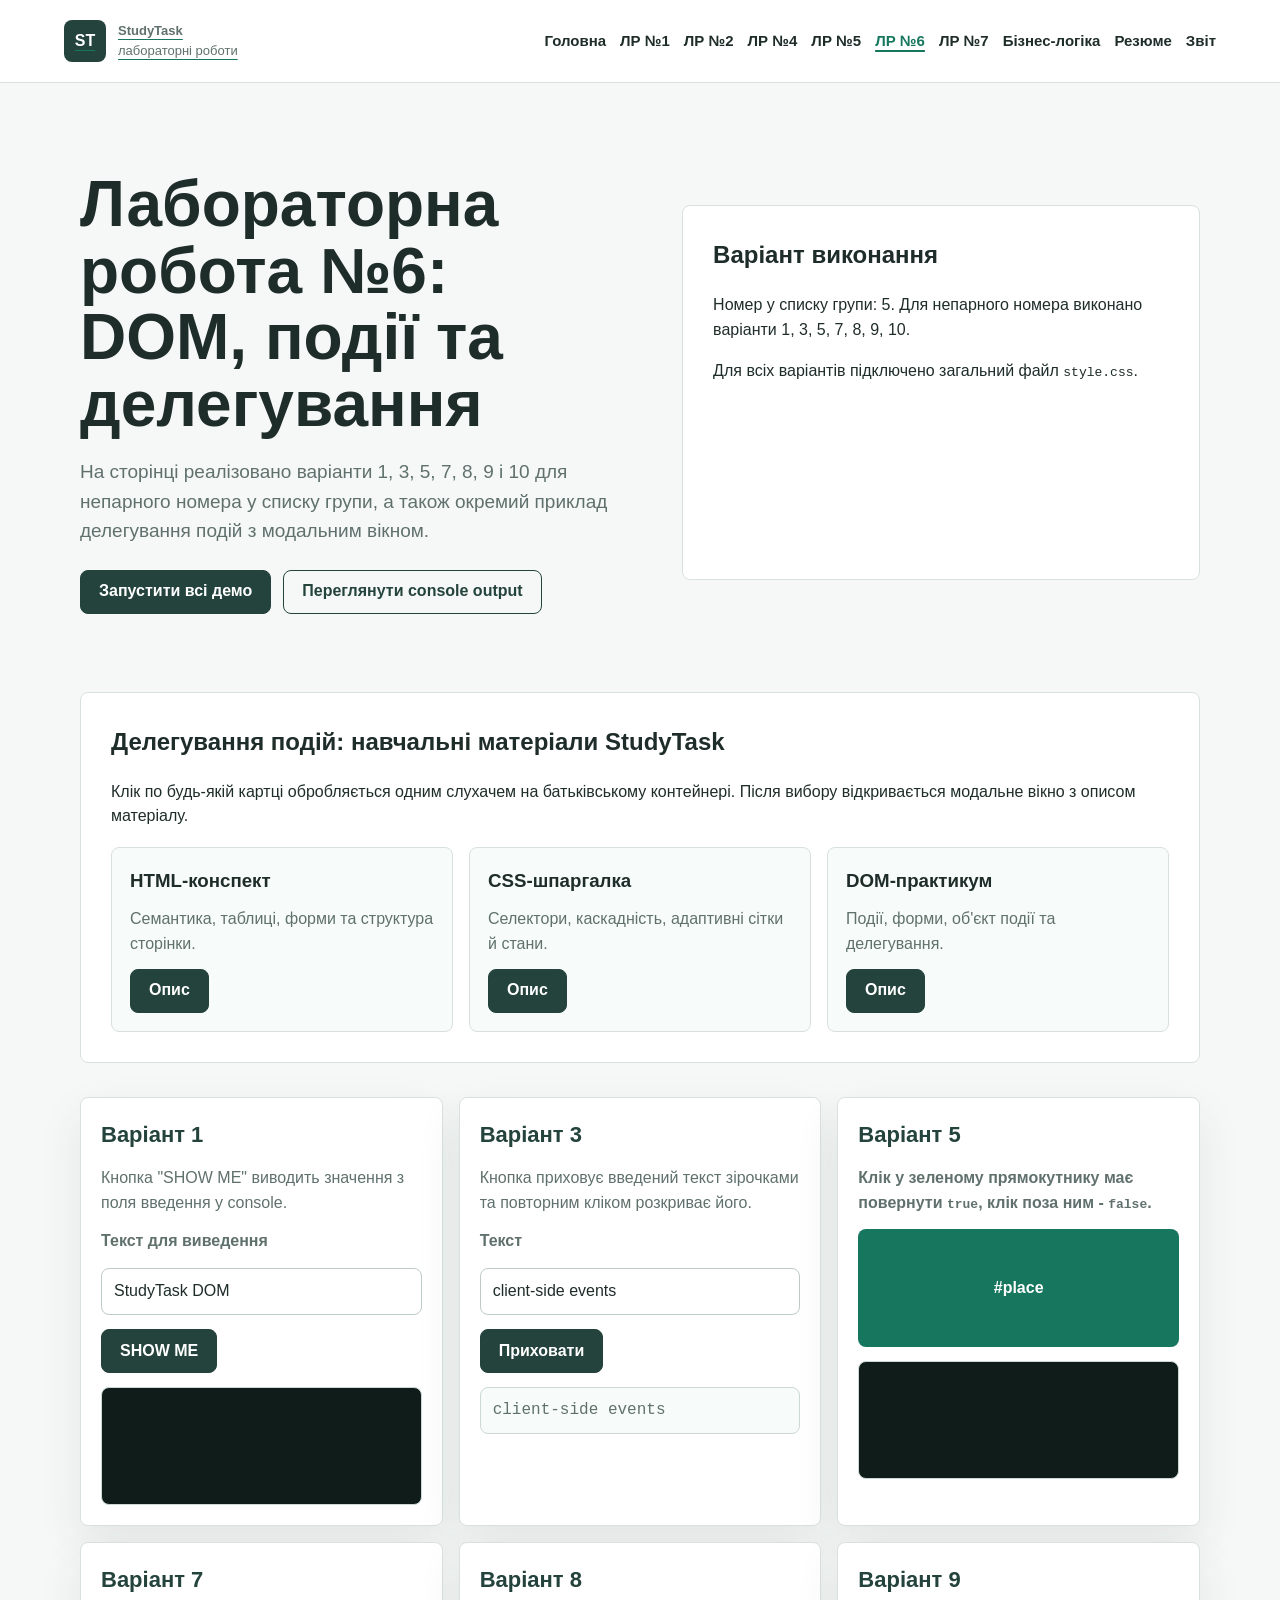
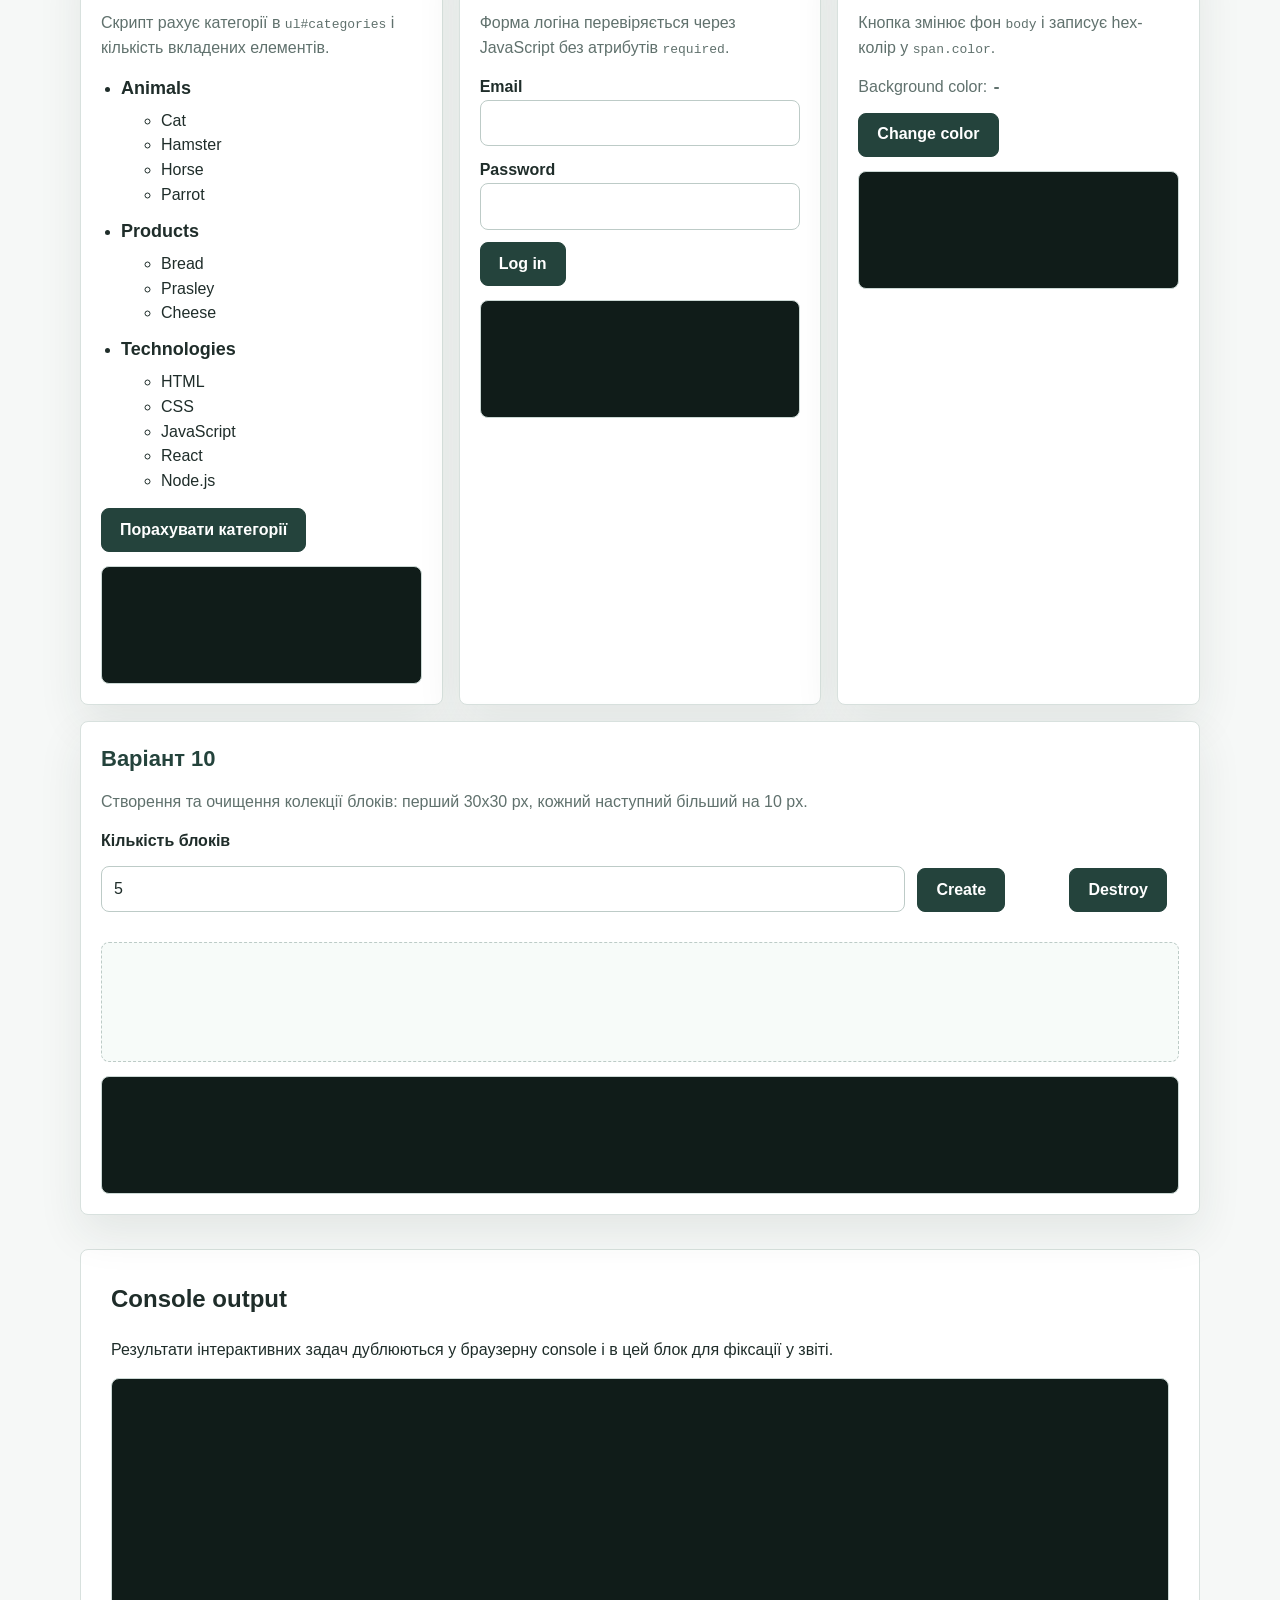
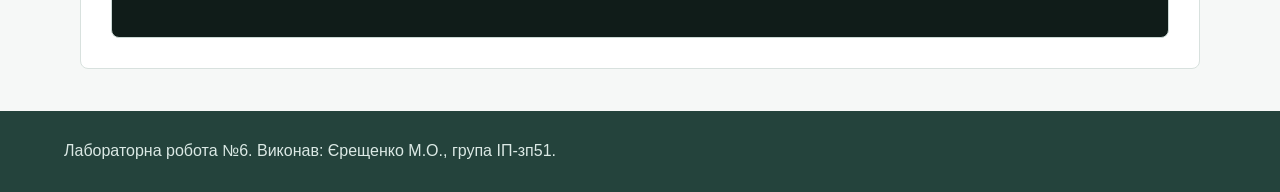
<file: lab6-dom.html>
<!doctype html>
<html lang="uk">
  <head>
    <meta charset="utf-8">
    <meta name="viewport" content="width=device-width, initial-scale=1">
    <title>StudyTask - ЛР №6 DOM і події</title>
    <meta name="description" content="Лабораторна робота №6: прототипи, класи, DOM, події, об'єкт події та делегування подій.">
    <link rel="stylesheet" href="style.css">
    <script src="assets/lab6.js" defer></script>
  </head>
  <body>
    <header class="site-header">
      <a class="brand" href="index.html" aria-label="StudyTask, головна сторінка">
        <span class="brand-mark" aria-hidden="true">ST</span>
        <span>
          <strong>StudyTask</strong>
          <span>лабораторні роботи</span>
        </span>
      </a>
      <nav class="site-nav" aria-label="Основна навігація">
        <a href="index.html">Головна</a>
        <a href="index.html#schedule">ЛР №1</a>
        <a href="index.html#css-showcase">ЛР №2</a>
        <a href="lab4-js.html">ЛР №4</a>
        <a href="lab5-js.html">ЛР №5</a>
        <a class="is-active" href="lab6-dom.html">ЛР №6</a>
        <a href="lab7-storage.html">ЛР №7</a>
        <a href="business-logic.html">Бізнес-логіка</a>
        <a href="resume/index.html">Резюме</a>
        <a href="../IP-zp51_appRECORD-YereshchenkoMO-FIOT-2025/index.html#lab6">Звіт</a>
      </nav>
    </header>

    <main>
      <section class="hero lab6-hero" aria-labelledby="lab6-title">
        <div>
          <h1 id="lab6-title">Лабораторна робота №6: DOM, події та делегування</h1>
          <p class="lead">
            На сторінці реалізовано варіанти 1, 3, 5, 7, 8, 9 і 10 для непарного номера у списку групи, а також окремий приклад делегування подій з модальним вікном.
          </p>
          <div class="actions">
            <button type="button" id="run-all-lab6">Запустити всі демо</button>
            <a class="button secondary" href="#lab6-console">Переглянути console output</a>
          </div>
        </div>
        <aside class="panel lab6-assumption" aria-labelledby="lab6-variant-title">
          <h2 id="lab6-variant-title">Варіант виконання</h2>
          <p>
            Номер у списку групи: 5. Для непарного номера виконано варіанти 1, 3, 5, 7, 8, 9, 10.
          </p>
          <p>
            Для всіх варіантів підключено загальний файл <code>style.css</code>.
          </p>
        </aside>
      </section>

      <section class="panel" aria-labelledby="delegation-title">
        <h2 id="delegation-title">Делегування подій: навчальні матеріали StudyTask</h2>
        <p>
          Клік по будь-якій картці обробляється одним слухачем на батьківському контейнері. Після вибору відкривається модальне вікно з описом матеріалу.
        </p>
        <div class="delegation-list" id="materials-list" aria-label="Колекція навчальних матеріалів">
          <article class="material-card" data-material-id="html">
            <h3>HTML-конспект</h3>
            <p>Семантика, таблиці, форми та структура сторінки.</p>
            <button type="button" data-material-id="html">Опис</button>
          </article>
          <article class="material-card" data-material-id="css">
            <h3>CSS-шпаргалка</h3>
            <p>Селектори, каскадність, адаптивні сітки й стани.</p>
            <button type="button" data-material-id="css">Опис</button>
          </article>
          <article class="material-card" data-material-id="dom">
            <h3>DOM-практикум</h3>
            <p>Події, форми, об'єкт події та делегування.</p>
            <button type="button" data-material-id="dom">Опис</button>
          </article>
        </div>
      </section>

      <section class="panel task-grid lab6-task-grid" aria-label="Завдання лабораторної роботи №6">
        <article class="task-card" id="task-1-card">
          <h2>Варіант 1</h2>
          <p>Кнопка "SHOW ME" виводить значення з поля введення у console.</p>
          <div class="form-row compact-row">
            <label for="task-1-input">Текст для виведення</label>
            <input id="task-1-input" type="text" value="StudyTask DOM">
          </div>
          <button type="button" id="show-me-button">SHOW ME</button>
          <pre id="task-1-output" class="result-box" aria-live="polite"></pre>
        </article>

        <article class="task-card" id="task-3-card">
          <h2>Варіант 3</h2>
          <p>Кнопка приховує введений текст зірочками та повторним кліком розкриває його.</p>
          <div class="form-row compact-row">
            <label for="task-3-input">Текст</label>
            <input id="task-3-input" type="text" value="client-side events">
          </div>
          <button type="button" id="toggle-secret-button">Приховати</button>
          <p id="secret-preview" class="inline-result" aria-live="polite">client-side events</p>
        </article>

        <article class="task-card" id="task-5-card">
          <h2>Варіант 5</h2>
          <p class="taskTitle">Клік у зеленому прямокутнику має повернути <code>true</code>, клік поза ним - <code>false</code>.</p>
          <div id="place" class="click-place" aria-label="Зелений прямокутник для перевірки кліку">#place</div>
          <pre id="task-5-output" class="result-box" aria-live="polite"></pre>
        </article>

        <article class="task-card" id="task-7-card">
          <h2>Варіант 7</h2>
          <p>Скрипт рахує категорії в <code>ul#categories</code> і кількість вкладених елементів.</p>
          <ul id="categories" class="categories-list">
            <li class="item">
              <h3>Animals</h3>
              <ul>
                <li>Cat</li>
                <li>Hamster</li>
                <li>Horse</li>
                <li>Parrot</li>
              </ul>
            </li>
            <li class="item">
              <h3>Products</h3>
              <ul>
                <li>Bread</li>
                <li>Prasley</li>
                <li>Cheese</li>
              </ul>
            </li>
            <li class="item">
              <h3>Technologies</h3>
              <ul>
                <li>HTML</li>
                <li>CSS</li>
                <li>JavaScript</li>
                <li>React</li>
                <li>Node.js</li>
              </ul>
            </li>
          </ul>
          <button type="button" id="analyze-categories-button">Порахувати категорії</button>
          <pre id="task-7-output" class="result-box" aria-live="polite"></pre>
        </article>

        <article class="task-card" id="task-8-card">
          <h2>Варіант 8</h2>
          <p>Форма логіна перевіряється через JavaScript без атрибутів <code>required</code>.</p>
          <form class="login-form lab6-login-form" action="#" method="post">
            <label>
              Email
              <input type="email" name="email">
            </label>
            <label>
              Password
              <input type="password" name="password">
            </label>
            <button type="submit">Log in</button>
          </form>
          <pre id="task-8-output" class="result-box" aria-live="polite"></pre>
        </article>

        <article class="task-card" id="task-9-card">
          <h2>Варіант 9</h2>
          <p>Кнопка змінює фон <code>body</code> і записує hex-колір у <code>span.color</code>.</p>
          <div class="widget">
            <p>Background color: <span class="color">-</span></p>
            <button type="button" class="change-color">Change color</button>
          </div>
          <pre id="task-9-output" class="result-box" aria-live="polite"></pre>
        </article>

        <article class="task-card wide-task" id="task-10-card">
          <h2>Варіант 10</h2>
          <p>Створення та очищення колекції блоків: перший 30x30 px, кожний наступний більший на 10 px.</p>
          <div id="controls" class="controls-panel">
            <label for="boxes-amount">Кількість блоків</label>
            <input id="boxes-amount" type="number" min="1" max="100" step="1" value="5">
            <button type="button" data-create>Create</button>
            <button type="button" data-destroy>Destroy</button>
          </div>
          <div id="boxes" class="boxes-grid" aria-label="Створені блоки"></div>
          <pre id="task-10-output" class="result-box" aria-live="polite"></pre>
        </article>
      </section>

      <section class="panel" aria-labelledby="lab6-console-title">
        <h2 id="lab6-console-title">Console output</h2>
        <p>Результати інтерактивних задач дублюються у браузерну console і в цей блок для фіксації у звіті.</p>
        <pre id="lab6-console" class="console-box" aria-live="polite"></pre>
      </section>
    </main>

    <div class="modal-backdrop" id="material-modal" hidden>
      <div class="modal-window" role="dialog" aria-labelledby="modal-title">
        <button class="modal-close" type="button" aria-label="Закрити модальне вікно">x</button>
        <h2 id="modal-title">Опис матеріалу</h2>
        <p id="modal-description"></p>
        <p id="modal-meta" class="modal-meta"></p>
      </div>
    </div>

    <footer class="site-footer">
      <p>Лабораторна робота №6. Виконав: Єрещенко М.О., група ІП-зп51.</p>
    </footer>
  </body>
</html>
</file>
<file: assets/app.css>
:root {
  --bg: #f6f8f7;
  --surface: #ffffff;
  --text: #1f2d2a;
  --muted: #60716d;
  --line: #d8e1de;
  --brand: #24433c;
  --brand-2: #17775e;
  --accent: #d66b3d;
  --warning: #f3a33b;
  --focus: #3d77e8;
  --shadow: 0 18px 45px rgba(32, 54, 49, 0.09);
}

* {
  box-sizing: border-box;
}

html {
  scroll-behavior: smooth;
}

body {
  margin: 0;
  color: var(--text);
  background: var(--bg);
  font-family: Arial, Helvetica, sans-serif;
  line-height: 1.55;
}

a {
  color: var(--brand-2);
}

a:focus,
button:focus,
input:focus,
select:focus,
textarea:focus {
  outline: 3px solid rgba(61, 119, 232, 0.28);
  outline-offset: 2px;
}

.site-header {
  display: flex;
  align-items: center;
  justify-content: space-between;
  gap: 24px;
  padding: 20px clamp(18px, 5vw, 64px);
  background: var(--surface);
  border-bottom: 1px solid var(--line);
  position: sticky;
  top: 0;
  z-index: 10;
}

.brand {
  display: flex;
  align-items: center;
  gap: 12px;
  min-width: 210px;
}

.brand-mark {
  display: inline-grid;
  place-items: center;
  width: 42px;
  height: 42px;
  border-radius: 8px;
  color: #ffffff;
  background: var(--brand);
  font-weight: 700;
}

.brand strong,
.brand span:last-child {
  display: block;
}

.brand span:last-child {
  color: var(--muted);
  font-size: 13px;
}

.site-nav {
  display: flex;
  flex-wrap: wrap;
  gap: 14px;
  justify-content: flex-end;
}

.site-nav a {
  color: var(--text);
  text-decoration: none;
  font-size: 15px;
  font-weight: 700;
}

.site-nav a:hover {
  color: var(--brand-2);
}

.site-nav a.is-active {
  color: var(--brand-2);
  text-decoration: underline;
  text-decoration-thickness: 2px;
}

main {
  width: min(1120px, calc(100% - 32px));
  margin: 0 auto;
}

section,
aside {
  margin: 34px 0;
}

.hero {
  display: grid;
  grid-template-columns: minmax(0, 1fr) minmax(320px, 0.94fr);
  gap: clamp(24px, 4vw, 52px);
  align-items: center;
  min-height: calc(100vh - 88px);
  padding: 36px 0 44px;
}

.hero h1 {
  margin: 0 0 20px;
  font-size: clamp(34px, 5vw, 64px);
  line-height: 1.04;
  letter-spacing: 0;
}

.lead {
  max-width: 680px;
  margin: 0 0 24px;
  color: var(--muted);
  font-size: 19px;
}

.actions {
  display: flex;
  flex-wrap: wrap;
  gap: 12px;
}

.button {
  display: inline-flex;
  align-items: center;
  justify-content: center;
  min-height: 44px;
  padding: 0 18px;
  border-radius: 8px;
  border: 1px solid var(--brand);
  background: var(--brand);
  color: #ffffff;
  font-weight: 700;
  text-decoration: none;
}

.button.secondary {
  color: var(--brand);
  background: transparent;
}

.hero-media {
  margin: 0;
}

.hero-media img {
  display: block;
  width: 100%;
  height: auto;
  border-radius: 8px;
  border: 1px solid var(--line);
  box-shadow: var(--shadow);
}

.hero-media figcaption {
  color: var(--muted);
  font-size: 14px;
  margin-top: 10px;
}

.status-grid {
  display: grid;
  grid-template-columns: repeat(3, minmax(0, 1fr));
  gap: 16px;
}

.status-card {
  background: var(--surface);
  border: 1px solid var(--line);
  border-radius: 8px;
  padding: 20px;
}

.status-card h3 {
  margin: 0 0 8px;
  font-size: 18px;
}

.status-card p {
  margin: 0;
  color: var(--muted);
}

.content-grid {
  display: grid;
  grid-template-columns: 1.25fr 0.75fr;
  gap: 24px;
  align-items: start;
}

.panel {
  background: var(--surface);
  border: 1px solid var(--line);
  border-radius: 8px;
  padding: clamp(20px, 3vw, 30px);
  overflow-x: auto;
}

.panel h2,
.panel h3,
aside h2 {
  margin-top: 0;
}

.schedule-table {
  width: 100%;
  min-width: 680px;
  border-collapse: collapse;
  margin-top: 18px;
  font-size: 15px;
}

.schedule-table caption {
  text-align: left;
  color: var(--muted);
  margin-bottom: 10px;
}

.schedule-table th,
.schedule-table td {
  padding: 13px 12px;
  border: 1px solid var(--line);
  vertical-align: top;
  overflow-wrap: anywhere;
}

.schedule-table th {
  background: #edf5f2;
  text-align: left;
}

.schedule-table tr:nth-child(even) td {
  background: #fbfdfc;
}

.tag {
  display: inline-block;
  padding: 3px 8px;
  border-radius: 8px;
  color: #ffffff;
  background: var(--brand-2);
  font-size: 13px;
}

.tag.hot {
  background: var(--accent);
}

.tag.wait {
  background: var(--warning);
  color: #2c2417;
}

.list-columns {
  display: grid;
  grid-template-columns: repeat(2, minmax(0, 1fr));
  gap: 18px;
}

.list-columns article {
  border-top: 3px solid var(--brand-2);
  padding-top: 14px;
}

.list-columns ul,
.list-columns ol {
  padding-left: 22px;
}

.task-form {
  display: grid;
  gap: 16px;
}

.form-row {
  display: grid;
  gap: 8px;
}

label,
legend {
  font-weight: 700;
}

input,
select,
textarea {
  width: 100%;
  border: 1px solid #bdcbc7;
  border-radius: 8px;
  min-height: 42px;
  padding: 10px 12px;
  color: var(--text);
  background: #ffffff;
  font: inherit;
}

textarea {
  min-height: 104px;
  resize: vertical;
}

#css-showcase {
  background: linear-gradient(180deg, #ffffff 0%, #f1f7f4 100%);
}

#css-showcase > h2 {
  color: var(--brand);
  text-transform: uppercase;
}

.css-lead {
  border-left: 4px solid var(--accent);
  padding-left: 14px;
}

.selector-board {
  display: grid;
  grid-template-columns: repeat(3, minmax(0, 1fr));
  gap: 16px;
  margin: 22px 0;
}

.selector-board > article {
  min-height: 168px;
}

.selector-card {
  padding: 18px;
  border: 2px solid #d4e1dd;
  border-radius: 8px;
  background: #ffffff;
  box-shadow: 0 12px 24px rgba(36, 67, 60, 0.07);
}

.selector-card + .selector-card {
  border-style: dashed;
}

.selector-card h3 {
  margin-top: 0;
  color: var(--brand);
}

.accent-card {
  background: #fff6ee;
  border-color: #efc7a9;
}

.selector-card[data-state="active"] {
  background: #eef3ff;
  border-color: #8ea8ef;
}

.css-demo-grid {
  display: grid;
  grid-template-columns: minmax(0, 0.9fr) minmax(0, 1.1fr);
  gap: 18px;
}

.layered-list,
.layered-list ul {
  padding-left: 22px;
}

.layered-list > li {
  margin-bottom: 12px;
  font-weight: 700;
}

.layered-list li li {
  color: var(--muted);
  font-weight: 400;
}

.mini-table {
  width: 100%;
  border-collapse: collapse;
  border: 2px solid var(--brand);
}

.mini-table th,
.mini-table td {
  padding: 12px;
  border: 1px solid var(--line);
  text-align: left;
}

.mini-table th {
  color: #ffffff;
  background: var(--brand);
}

.mini-table tr:nth-child(even) td {
  background: #eef8f4;
}

.lab4-hero,
.lab5-hero {
  min-height: auto;
  padding-top: 54px;
}

.lab4-assumption,
.lab5-assumption {
  align-self: stretch;
}

.lab5-note-list {
  padding-left: 22px;
  margin-bottom: 0;
}

.lab5-note-list li + li {
  margin-top: 8px;
}

.task-grid {
  display: grid;
  grid-template-columns: repeat(3, minmax(0, 1fr));
  gap: 16px;
  background: transparent;
  border: 0;
  padding: 0;
  overflow: visible;
}

.task-card {
  display: grid;
  gap: 14px;
  align-content: start;
  min-height: 330px;
  padding: 20px;
  border: 1px solid var(--line);
  border-radius: 8px;
  background: var(--surface);
  box-shadow: var(--shadow);
}

.task-card h2 {
  margin: 0;
  color: var(--brand);
  font-size: 22px;
}

.task-card p {
  margin: 0;
  color: var(--muted);
}

.wide-task {
  grid-column: span 3;
}

.task-actions {
  display: flex;
  flex-wrap: wrap;
  gap: 10px;
}

.result-box,
.console-box {
  overflow: auto;
  min-height: 118px;
  max-height: 360px;
  margin: 0;
  padding: 14px;
  border-radius: 8px;
  border: 1px solid #cbd8d4;
  background: #101c19;
  color: #dff3ec;
  font-family: "SFMono-Regular", Consolas, "Liberation Mono", monospace;
  font-size: 13px;
  line-height: 1.5;
  white-space: pre-wrap;
}

.console-box {
  min-height: 260px;
}

.validation-form {
  display: grid;
  grid-template-columns: repeat(2, minmax(0, 1fr));
  gap: 16px;
  margin-bottom: 18px;
}

.validation-form button {
  align-self: end;
}

.compact-row {
  margin: 0;
}

.compact-row label,
.compact-row input {
  display: block;
}

.compact-row label {
  margin-bottom: 6px;
  color: var(--muted);
  font-weight: 700;
}

.compact-row input {
  width: 100%;
}

.slideshow-lab {
  overflow: visible;
}

.slideshow-layout {
  display: grid;
  grid-template-columns: minmax(0, 1fr) minmax(260px, 0.44fr);
  gap: 20px;
  align-items: start;
  margin-bottom: 18px;
}

.slideshow-frame {
  margin: 0;
}

.slideshow-frame img {
  display: block;
  width: 520px;
  max-width: 100%;
  aspect-ratio: 12 / 7;
  object-fit: cover;
  border-radius: 8px;
  border: 1px solid var(--line);
  background: #ffffff;
}

.slideshow-frame figcaption {
  display: flex;
  justify-content: space-between;
  gap: 12px;
  margin-top: 10px;
  color: var(--muted);
  font-size: 14px;
}

.slideshow-controls {
  display: grid;
  gap: 14px;
}

input[required],
textarea[placeholder] {
  border-color: var(--brand-2);
}

a[href$=".html"] {
  text-underline-offset: 4px;
}

fieldset {
  border: 1px solid var(--line);
  border-radius: 8px;
  padding: 14px;
}

.checkbox {
  display: flex;
  gap: 10px;
  align-items: center;
  color: var(--muted);
  font-weight: 400;
}

.checkbox input {
  width: 18px;
  min-height: 18px;
}

button {
  width: fit-content;
  min-height: 44px;
  padding: 0 18px;
  border: 1px solid var(--brand);
  border-radius: 8px;
  color: #ffffff;
  background: var(--brand);
  font: inherit;
  font-weight: 700;
  cursor: pointer;
}

.note-list {
  margin: 0;
  padding-left: 22px;
}

.site-footer {
  margin-top: 42px;
  padding: 28px clamp(18px, 5vw, 64px);
  color: #dbe9e5;
  background: var(--brand);
}

.site-footer p {
  margin: 0;
}

@media (max-width: 820px) {
  .site-header,
  .hero,
  .content-grid,
  .list-columns,
  .selector-board,
  .css-demo-grid,
  .task-grid,
  .slideshow-layout,
  .validation-form {
    grid-template-columns: 1fr;
  }

  .wide-task {
    grid-column: auto;
  }

  .site-header {
    display: grid;
    align-items: start;
  }

  .site-nav {
    justify-content: flex-start;
  }

  .status-grid {
    grid-template-columns: 1fr;
  }

  .hero {
    min-height: auto;
  }
}
</file>
<file: resume/assets/resume.css>
:root {
  --paper: #fbfbf8;
  --ink: #1f2724;
  --muted: #6a746f;
  --line: #d6ded9;
  --green: #24433c;
  --accent: #c75f38;
  --soft: #eef5f2;
}

* {
  box-sizing: border-box;
}

body {
  margin: 0;
  min-height: 100vh;
  color: var(--ink);
  background: #e9efec;
  font-family: Arial, Helvetica, sans-serif;
  line-height: 1.55;
}

a {
  color: inherit;
  text-underline-offset: 4px;
}

.resume-page {
  display: grid;
  grid-template-columns: 300px minmax(0, 1fr);
  width: min(980px, calc(100% - 32px));
  min-height: calc(100vh - 48px);
  margin: 24px auto;
  background: var(--paper);
  border: 1px solid var(--line);
  box-shadow: 0 22px 52px rgba(31, 39, 36, 0.14);
}

.resume-page aside,
.resume-page section,
.resume-page article,
.resume-page header {
  margin: 0;
}

.resume-sidebar {
  padding: 30px 24px;
  color: #ffffff;
  background: var(--green);
}

.photo-box {
  display: grid;
  place-items: center;
  width: 156px;
  aspect-ratio: 1;
  margin-bottom: 24px;
  border: 2px solid rgba(255, 255, 255, 0.75);
  color: rgba(255, 255, 255, 0.9);
  text-transform: uppercase;
  font-weight: 700;
}

h1,
h2,
h3,
p {
  margin-top: 0;
}

h1 {
  font-size: 29px;
  line-height: 1.12;
  letter-spacing: 0;
}

.role {
  margin-bottom: 28px;
  color: #d8e8e3;
  font-weight: 700;
}

.resume-sidebar section + section {
  margin-top: 28px;
}

.resume-sidebar h2 {
  font-size: 17px;
  text-transform: uppercase;
  letter-spacing: 0;
}

.plain-list,
.skill-list {
  padding: 0;
  margin: 0;
  list-style: none;
}

.plain-list li + li,
.skill-list li + li {
  margin-top: 10px;
}

.skill-list li {
  padding: 8px 10px;
  border: 1px solid rgba(255, 255, 255, 0.28);
  background: rgba(255, 255, 255, 0.1);
}

.resume-content {
  padding: clamp(28px, 5vw, 54px);
}

.eyebrow {
  color: var(--accent);
  font-weight: 700;
  text-transform: uppercase;
}

.resume-header {
  padding-bottom: 26px;
  border-bottom: 3px solid var(--green);
}

.resume-header h2 {
  font-size: clamp(32px, 5vw, 56px);
  line-height: 1.04;
}

.resume-header p:last-child,
.resume-section p {
  color: var(--muted);
  font-size: 17px;
}

.resume-section {
  padding: 24px 0;
  border-bottom: 1px solid var(--line);
}

.resume-section h3 {
  color: var(--green);
  font-size: 22px;
}

.project-list {
  display: grid;
  gap: 14px;
  padding-left: 22px;
}

.project-list li::marker {
  color: var(--accent);
  font-weight: 700;
}

.project-list strong,
.project-list span {
  display: block;
}

.project-list span {
  color: var(--muted);
}

@media (max-width: 760px) {
  .resume-page {
    grid-template-columns: 1fr;
    width: min(100%, calc(100% - 24px));
    margin: 16px auto;
    min-height: 100vh;
  }

  .photo-box {
    width: 128px;
  }
}
</file>
<file: style.css>
@import url("assets/app.css");

.lab6-hero {
  min-height: auto;
  padding-top: 54px;
}

.lab6-assumption {
  align-self: stretch;
}

.lab6-task-grid {
  grid-template-columns: repeat(3, minmax(0, 1fr));
}

.delegation-list {
  display: grid;
  grid-template-columns: repeat(3, minmax(0, 1fr));
  gap: 16px;
  margin-top: 18px;
}

.material-card {
  display: grid;
  gap: 12px;
  padding: 18px;
  border: 1px solid var(--line);
  border-radius: 8px;
  background: #f7fbf9;
  cursor: pointer;
}

.material-card:hover {
  border-color: var(--brand-2);
}

.material-card h3,
.material-card p {
  margin: 0;
}

.material-card p {
  color: var(--muted);
}

.inline-result {
  min-height: 42px;
  margin: 0;
  padding: 10px 12px;
  border: 1px solid #cbd8d4;
  border-radius: 8px;
  background: #f7fbf9;
  font-family: "SFMono-Regular", Consolas, "Liberation Mono", monospace;
  overflow-wrap: anywhere;
}

.click-place {
  display: grid;
  place-items: center;
  min-height: 118px;
  border-radius: 8px;
  color: #ffffff;
  background: #17775e;
  font-weight: 700;
}

.taskTitle {
  color: var(--brand);
  font-weight: 700;
}

.categories-list {
  display: grid;
  gap: 10px;
  padding-left: 20px;
  margin: 0;
}

.categories-list h3 {
  margin: 0 0 6px;
  font-size: 18px;
}

.lab6-login-form {
  display: grid;
  gap: 12px;
}

.widget {
  display: grid;
  gap: 12px;
  align-content: start;
}

.widget p {
  margin: 0;
}

.color {
  font-family: "SFMono-Regular", Consolas, "Liberation Mono", monospace;
  font-weight: 700;
}

.controls-panel {
  display: grid;
  grid-template-columns: minmax(180px, 1fr) 140px auto auto;
  gap: 12px;
  align-items: end;
  margin-bottom: 16px;
}

.controls-panel label {
  grid-column: 1 / -1;
}

.boxes-grid {
  display: flex;
  flex-wrap: wrap;
  align-items: flex-start;
  gap: 10px;
  min-height: 120px;
  padding: 14px;
  border: 1px dashed #bdcbc7;
  border-radius: 8px;
  background: #f7fbf9;
}

.lab6-box {
  flex: 0 0 auto;
  border-radius: 8px;
  box-shadow: inset 0 0 0 1px rgba(255, 255, 255, 0.45);
}

.modal-backdrop {
  position: fixed;
  inset: 0;
  z-index: 30;
  display: grid;
  place-items: center;
  padding: 20px;
  background: rgba(14, 28, 24, 0.58);
}

.modal-backdrop[hidden] {
  display: none;
}

.modal-window {
  position: relative;
  width: min(560px, 100%);
  margin: 0;
  padding: 26px;
  border-radius: 8px;
  border: 1px solid var(--line);
  background: #ffffff;
  box-shadow: var(--shadow);
}

.modal-window h2 {
  margin: 0 42px 12px 0;
  color: var(--brand);
}

.modal-window p {
  margin: 0 0 12px;
}

.modal-meta {
  color: var(--muted);
  font-weight: 700;
}

.modal-close {
  position: absolute;
  top: 14px;
  right: 14px;
  width: 36px;
  min-height: 36px;
  padding: 0;
  text-transform: uppercase;
}

.lab7-hero {
  min-height: auto;
  padding-top: 54px;
}

.lab7-assumption {
  align-self: stretch;
}

.lab7-cart-layout {
  display: grid;
  grid-template-columns: minmax(0, 1fr) minmax(280px, 0.38fr);
  gap: 18px;
  align-items: start;
}

.product-list,
.gallery,
.image-results {
  display: grid;
  gap: 14px;
  padding: 0;
  margin: 18px 0;
  list-style: none;
}

.product-list {
  grid-template-columns: repeat(auto-fit, minmax(190px, 1fr));
}

.gallery,
.image-results {
  grid-template-columns: repeat(auto-fit, minmax(210px, 1fr));
}

.product-card,
.cart-panel,
.gallery-item,
.image-card,
.lab7-subpanel {
  min-width: 0;
  border: 1px solid var(--line);
  border-radius: 8px;
  background: #f7fbf9;
}

.product-card {
  display: grid;
  overflow: hidden;
  background: #ffffff;
  box-shadow: 0 14px 32px rgba(30, 65, 57, 0.08);
  transition: transform 160ms ease, border-color 160ms ease, box-shadow 160ms ease;
}

.product-card:hover {
  transform: translateY(-2px);
  border-color: rgba(23, 119, 94, 0.45);
  box-shadow: 0 18px 42px rgba(30, 65, 57, 0.14);
}

.product-cover {
  display: block;
  width: 100%;
  aspect-ratio: 16 / 10;
  object-fit: cover;
  background: #eef5f2;
}

.product-body {
  display: grid;
  gap: 9px;
  padding: 14px;
}

.product-card h3,
.product-card p {
  margin: 0;
}

.product-card h3 {
  min-height: 2.5em;
  font-size: 18px;
  line-height: 1.25;
}

.product-category {
  color: var(--muted);
  font-size: 13px;
  font-weight: 700;
  text-transform: uppercase;
}

.product-actions {
  display: flex;
  align-items: center;
  justify-content: space-between;
  gap: 12px;
  margin-top: 4px;
}

.product-actions strong {
  white-space: nowrap;
}

.product-actions button {
  min-height: 40px;
  padding: 8px 14px;
}

.product-card p {
  color: var(--muted);
}

.pagination-controls {
  display: flex;
  flex-wrap: wrap;
  align-items: center;
  gap: 10px;
}

.page-label,
.cart-total {
  font-weight: 700;
}

.cart-panel {
  position: sticky;
  top: 92px;
  display: grid;
  gap: 12px;
  padding: 18px;
  background: #ffffff;
  box-shadow: 0 14px 32px rgba(30, 65, 57, 0.08);
}

.cart-panel h3,
.cart-total {
  margin: 0;
}

.cart-list {
  display: grid;
  gap: 10px;
}

.cart-row {
  display: grid;
  grid-template-columns: 44px minmax(0, 1fr) auto 34px;
  gap: 8px;
  align-items: center;
  padding: 8px;
  border: 1px solid #d9e6e1;
  border-radius: 8px;
  background: #f7fbf9;
}

.cart-row img {
  width: 44px;
  height: 44px;
  border-radius: 8px;
  object-fit: cover;
}

.cart-row span {
  display: grid;
  gap: 2px;
  min-width: 0;
}

.cart-row b {
  overflow: hidden;
  font-size: 14px;
  line-height: 1.2;
  text-overflow: ellipsis;
  white-space: nowrap;
}

.cart-row small {
  color: var(--muted);
  font-size: 12px;
}

.cart-row button {
  width: 34px;
  min-height: 34px;
  padding: 0;
  border-radius: 50%;
  font-size: 20px;
  line-height: 1;
}

.gallery-item,
.image-card {
  overflow: hidden;
}

.gallery-item img,
.image-card img {
  display: block;
  width: 100%;
  aspect-ratio: 4 / 3;
  object-fit: cover;
  background: #eef5f2;
}

.gallery-item p {
  margin: 0;
  padding: 12px;
  color: var(--muted);
  font-weight: 700;
}

.basicLightbox {
  background: rgba(19, 43, 37, 0.78);
  z-index: 80;
}

.basic-gallery-modal {
  margin: 0;
  padding: 16px;
  background: #142b25;
  border-radius: 8px;
  box-shadow: 0 24px 70px rgba(0, 0, 0, 0.32);
  color: #ffffff;
}

.basic-gallery-modal img {
  display: block;
  max-width: min(900px, 92vw);
  max-height: 76vh;
  background: #ffffff;
  border-radius: 8px;
}

.basic-gallery-modal figcaption {
  margin-top: 10px;
}

.lab7-two-columns {
  display: grid;
  grid-template-columns: repeat(2, minmax(0, 1fr));
  gap: 18px;
  background: transparent;
  border: 0;
  padding: 0;
  overflow: visible;
}

.lab7-subpanel {
  padding: 20px;
  background: var(--surface);
}

.feedback-form,
.promise-form,
.search-form,
.timer-controls {
  display: grid;
  gap: 12px;
  margin: 14px 0;
}

.promise-form fieldset {
  display: grid;
  gap: 8px;
}

.promise-form fieldset label {
  display: flex;
  align-items: center;
  gap: 8px;
  color: var(--muted);
  font-weight: 700;
}

.promise-form input[type="radio"] {
  width: 18px;
  min-height: 18px;
}

.timer {
  display: grid;
  grid-template-columns: repeat(4, minmax(0, 1fr));
  gap: 10px;
  margin: 16px 0;
}

.timer .field {
  display: grid;
  gap: 4px;
  place-items: center;
  min-height: 96px;
  border: 1px solid var(--line);
  border-radius: 8px;
  background: #f7fbf9;
}

.timer .value {
  color: var(--brand);
  font-family: "SFMono-Regular", Consolas, "Liberation Mono", monospace;
  font-size: 30px;
  font-weight: 700;
}

.timer .label {
  color: var(--muted);
  font-size: 13px;
  text-transform: uppercase;
}

.loader {
  width: fit-content;
  margin: 12px 0;
  padding: 8px 12px;
  border-radius: 8px;
  color: #ffffff;
  background: var(--brand);
  font-weight: 700;
}

.search-meta {
  color: var(--muted);
  font-weight: 700;
}

.image-card dl {
  display: grid;
  grid-template-columns: repeat(2, minmax(0, 1fr));
  gap: 8px;
  margin: 0;
  padding: 12px;
}

.image-card div {
  min-width: 0;
}

.image-card dt {
  color: var(--muted);
  font-size: 12px;
}

.image-card dd {
  margin: 0;
  font-weight: 700;
}

.lab7-modal-window img {
  display: block;
  width: 100%;
  max-height: 62vh;
  object-fit: contain;
  border-radius: 8px;
}

@media (max-width: 900px) {
  .lab6-task-grid,
  .lab7-cart-layout,
  .lab7-two-columns,
  .delegation-list,
  .controls-panel {
    grid-template-columns: 1fr;
  }

  .product-list,
  .gallery,
  .image-results,
  .timer {
    grid-template-columns: 1fr;
  }

  .cart-panel {
    position: static;
  }

  .controls-panel label {
    grid-column: auto;
  }
}

@media (max-width: 560px) {
  .product-card {
    grid-template-columns: 112px minmax(0, 1fr);
  }

  .product-cover {
    height: 100%;
    min-height: 152px;
    aspect-ratio: auto;
  }

  .product-card h3 {
    min-height: auto;
    font-size: 17px;
  }

  .product-actions {
    align-items: flex-start;
    flex-direction: column;
  }

  .product-actions button {
    width: 100%;
  }

  .cart-row {
    grid-template-columns: 40px minmax(0, 1fr) 34px;
  }

  .cart-row strong {
    grid-column: 2;
  }
}
</file>
